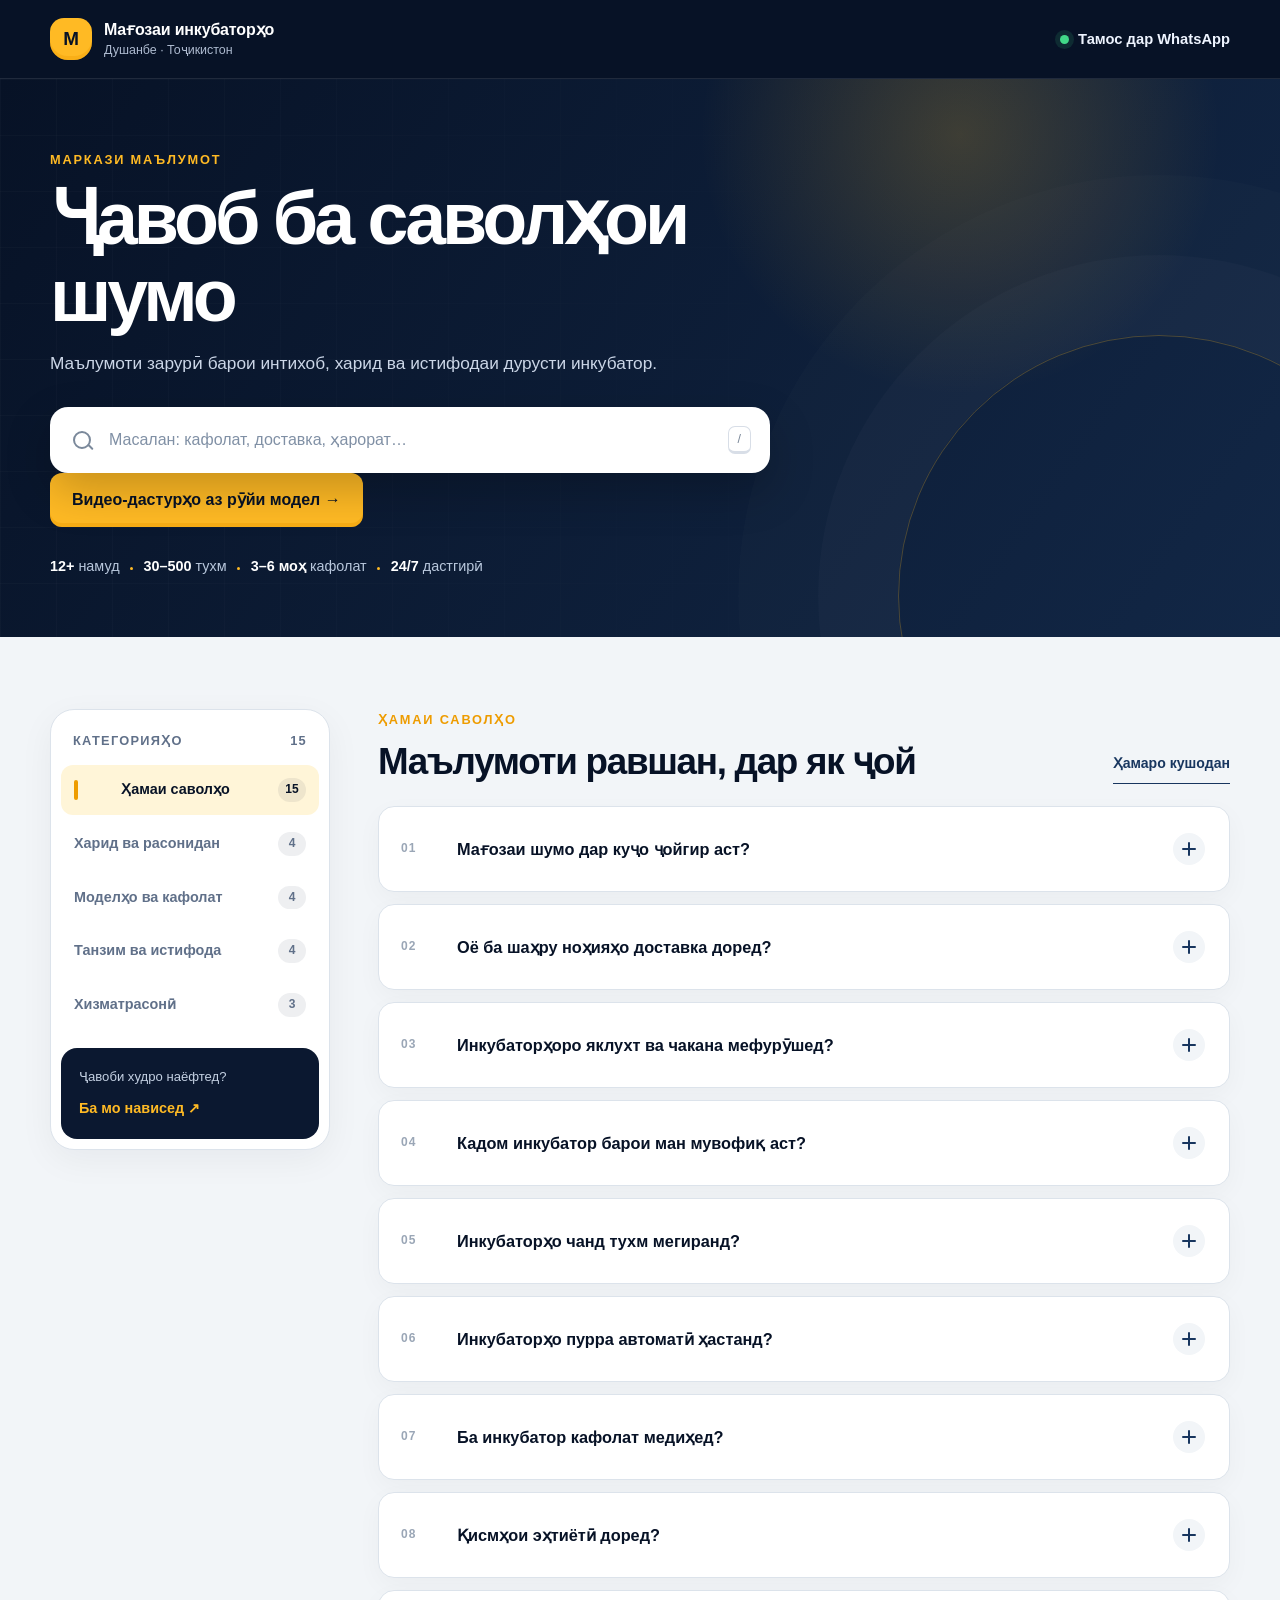
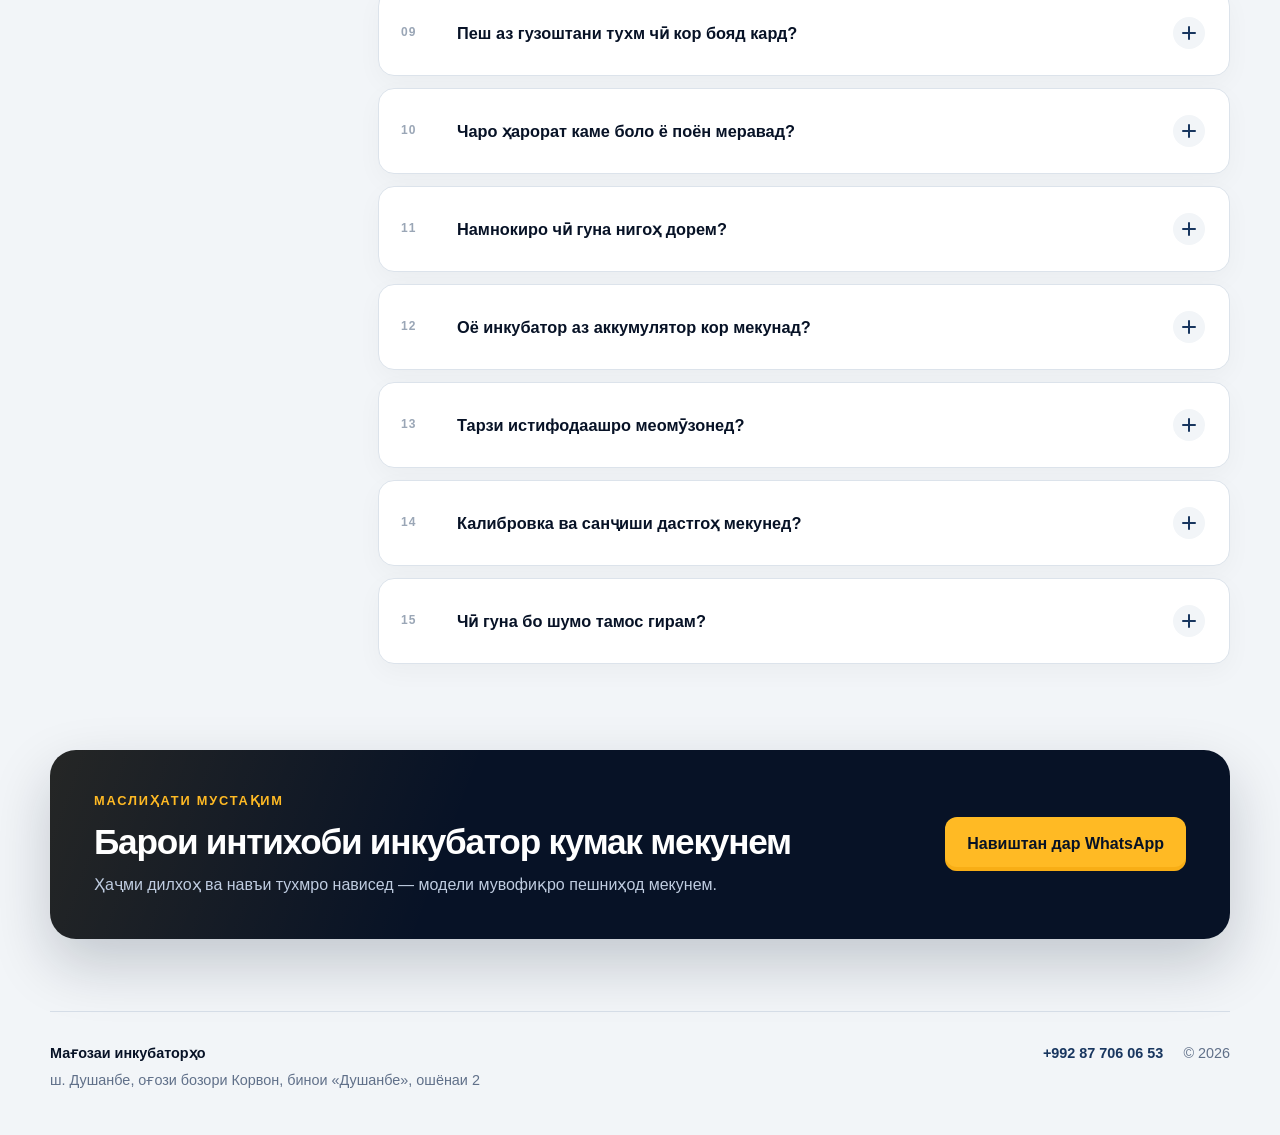
<file: index.html>
<!doctype html>
<html lang="tg">
  <head>
    <meta charset="UTF-8" />
    <meta name="viewport" content="width=device-width, initial-scale=1.0" />
    <meta name="theme-color" content="#0b1830" />
    <meta
      name="description"
      content="Ҷавоб ба саволҳои маъмул дар бораи интихоб, харид ва истифодаи инкубаторҳо дар Тоҷикистон."
    />
    <title>Саволу ҷавоб | Мағозаи инкубаторҳо</title>
    <link rel="icon" href="assets/favicon.svg" type="image/svg+xml" />
    <link rel="stylesheet" href="assets/styles.css?v=2" />
    <script src="data/faqs.js" defer></script>
    <script src="assets/app.js" defer></script>
  </head>
  <body>
    <a class="skip-link" href="#faq-list">Ба саволҳо гузаред</a>

    <header class="site-header">
      <div class="header-inner">
        <a class="brand" href="./" aria-label="Мағозаи инкубаторҳо — саҳифаи асосӣ">
          <span class="brand-mark" aria-hidden="true">M</span>
          <span class="brand-copy">
            <strong>Мағозаи инкубаторҳо</strong>
            <small>Душанбе · Тоҷикистон</small>
          </span>
        </a>
        <a class="header-contact" data-whatsapp-link href="#contact">
          <span class="contact-dot" aria-hidden="true"></span>
          Тамос дар WhatsApp
        </a>
      </div>
    </header>

    <main>
      <section class="hero" aria-labelledby="page-title">
        <div class="hero-grid" aria-hidden="true"></div>
        <div class="hero-inner">
          <p class="eyebrow">Маркази маълумот</p>
          <h1 id="page-title">Ҷавоб ба саволҳои шумо</h1>
          <p class="hero-text">
            Маълумоти зарурӣ барои интихоб, харид ва истифодаи дурусти инкубатор.
          </p>

          <form class="search-shell" id="search-form" role="search">
            <label class="sr-only" for="faq-search">Ҷустуҷӯ дар саволу ҷавоб</label>
            <span class="search-icon" aria-hidden="true"></span>
            <input
              id="faq-search"
              name="q"
              type="search"
              autocomplete="off"
              placeholder="Масалан: кафолат, доставка, ҳарорат…"
            />
            <kbd title="Барои ҷустуҷӯ тугмаи /-ро пахш кунед">/</kbd>
            <button class="clear-search" id="clear-search" type="button" hidden>
              Пок кардан
            </button>
          </form>

          <p><a class="primary-button" href="guide/">Видео-дастурҳо аз рӯйи модел →</a></p>

          <div class="trust-row" aria-label="Маълумоти кӯтоҳ">
            <span><strong>12+</strong> намуд</span>
            <span><strong>30–500</strong> тухм</span>
            <span><strong>3–6 моҳ</strong> кафолат</span>
            <span><strong>24/7</strong> дастгирӣ</span>
          </div>
        </div>
      </section>

      <section class="faq-section" aria-label="Саволҳои маъмул">
        <div class="faq-layout">
          <aside class="category-panel" aria-label="Категорияҳои саволҳо">
            <div class="category-heading">
              <span>Категорияҳо</span>
              <span id="total-count" aria-label="Шумораи умумии саволҳо"></span>
            </div>
            <nav class="category-list" id="category-list"></nav>
            <div class="mini-contact">
              <p>Ҷавоби худро наёфтед?</p>
              <a data-whatsapp-link href="#contact">Ба мо нависед <span aria-hidden="true">↗</span></a>
            </div>
          </aside>

          <div class="faq-content">
            <div class="content-toolbar">
              <div>
                <p class="section-kicker" id="active-category-label">Ҳамаи саволҳо</p>
                <h2>Маълумоти равшан, дар як ҷой</h2>
              </div>
              <button class="text-button" id="toggle-all" type="button">Ҳамаро кушодан</button>
            </div>

            <div class="active-search" id="active-search" hidden aria-live="polite"></div>
            <div class="faq-list" id="faq-list"></div>

            <div class="empty-state" id="empty-state" hidden>
              <div class="empty-symbol" aria-hidden="true">?</div>
              <h3>Ҷавобе ёфт нашуд</h3>
              <p>Ибораи кӯтоҳтарро нависед ё категорияи дигарро интихоб кунед.</p>
              <button class="secondary-button" id="reset-filters" type="button">Нишон додани ҳамаи саволҳо</button>
            </div>
          </div>
        </div>
      </section>

      <section class="contact-band" id="contact" aria-labelledby="contact-title">
        <div>
          <p class="eyebrow">Маслиҳати мустақим</p>
          <h2 id="contact-title">Барои интихоби инкубатор кумак мекунем</h2>
          <p>Ҳаҷми дилхоҳ ва навъи тухмро нависед — модели мувофиқро пешниҳод мекунем.</p>
        </div>
        <a class="primary-button" data-whatsapp-link href="#">Навиштан дар WhatsApp</a>
      </section>
    </main>

    <footer class="site-footer">
      <div>
        <strong>Мағозаи инкубаторҳо</strong>
        <p data-address></p>
      </div>
      <div class="footer-meta">
        <a data-phone-link href="#"></a>
        <span>© <span id="current-year"></span></span>
      </div>
    </footer>

    <noscript>
      <div class="noscript">Барои истифодаи ҷустуҷӯ JavaScript-ро фаъол намоед.</div>
    </noscript>
  </body>
</html>
</file>
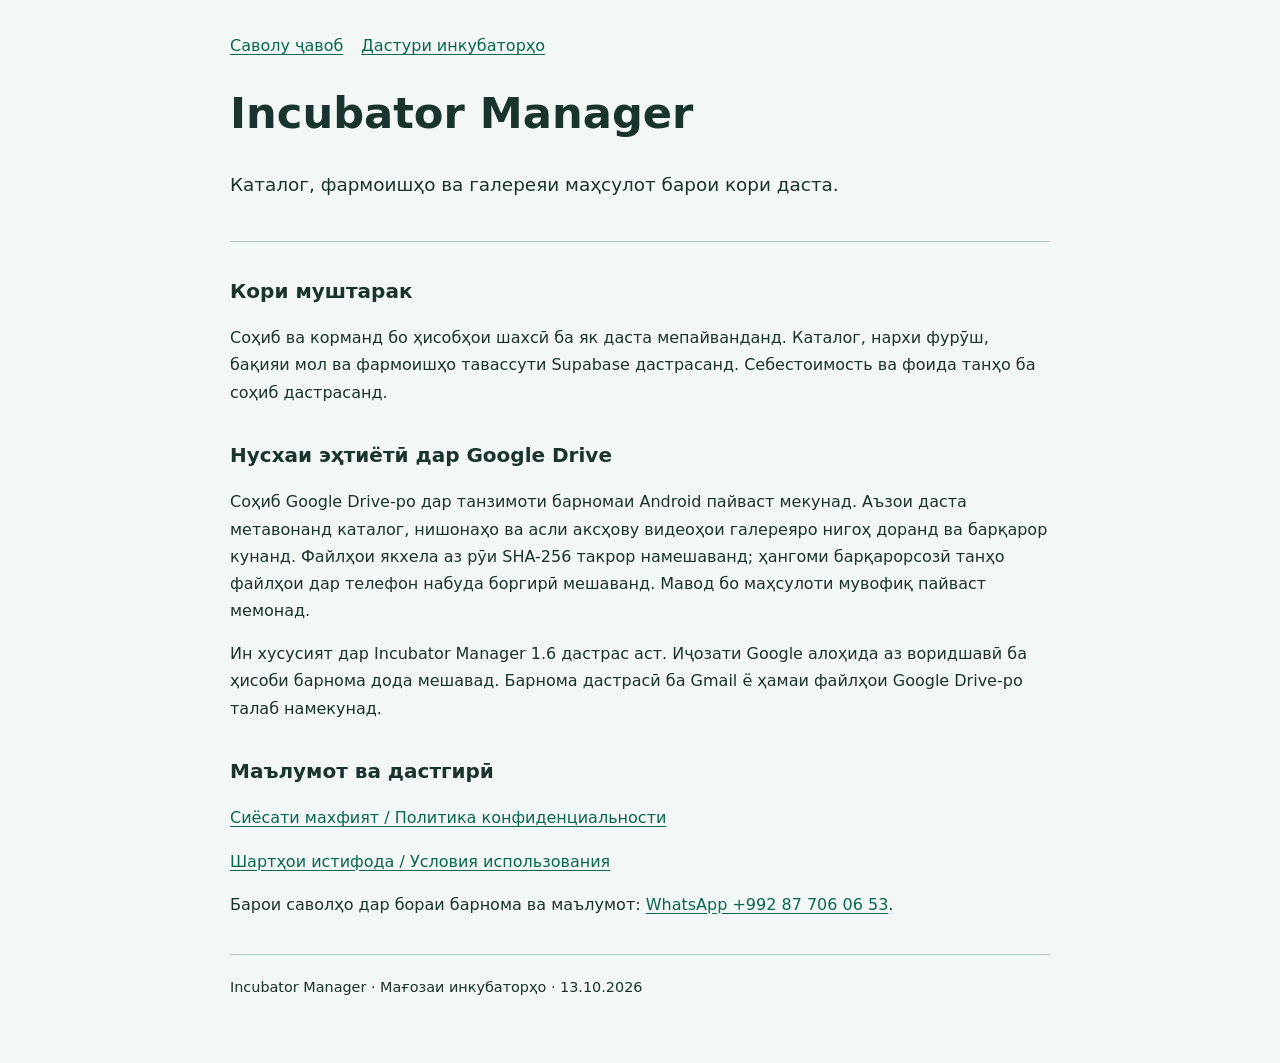
<file: app/index.html>
<!doctype html><html lang="tg"><head><meta charset="utf-8"><meta name="viewport" content="width=device-width,initial-scale=1"><title>Incubator Manager — барномаи даста</title><meta name="description" content="Incubator Manager: каталог, фармоишҳо ва нусхаи эҳтиётии галерея барои даста."><link rel="stylesheet" href="style.css"></head><body><header><nav><a href="../">Саволу ҷавоб</a><a href="../guide/">Дастури инкубаторҳо</a></nav><h1>Incubator Manager</h1><p class="lead">Каталог, фармоишҳо ва галереяи маҳсулот барои кори даста.</p></header><main><h2>Кори муштарак</h2><p>Соҳиб ва корманд бо ҳисобҳои шахсӣ ба як даста мепайванданд. Каталог, нархи фурӯш, бақияи мол ва фармоишҳо тавассути Supabase дастрасанд. Себестоимость ва фоида танҳо ба соҳиб дастрасанд.</p><h2>Нусхаи эҳтиётӣ дар Google Drive</h2><p>Соҳиб Google Drive-ро дар танзимоти барномаи Android пайваст мекунад. Аъзои даста метавонанд каталог, нишонаҳо ва асли аксҳову видеоҳои галереяро нигоҳ доранд ва барқарор кунанд. Файлҳои якхела аз рӯи SHA-256 такрор намешаванд; ҳангоми барқарорсозӣ танҳо файлҳои дар телефон набуда боргирӣ мешаванд. Мавод бо маҳсулоти мувофиқ пайваст мемонад.</p><p>Ин хусусият дар Incubator Manager 1.6 дастрас аст. Иҷозати Google алоҳида аз воридшавӣ ба ҳисоби барнома дода мешавад. Барнома дастрасӣ ба Gmail ё ҳамаи файлҳои Google Drive-ро талаб намекунад.</p><h2>Маълумот ва дастгирӣ</h2><p><a href="privacy/">Сиёсати махфият / Политика конфиденциальности</a></p><p><a href="terms/">Шартҳои истифода / Условия использования</a></p><p>Барои саволҳо дар бораи барнома ва маълумот: <a href="https://wa.me/992877060653">WhatsApp +992 87 706 06 53</a>.</p></main><footer>Incubator Manager · Мағозаи инкубаторҳо · 13.10.2026</footer></body></html>
</file>
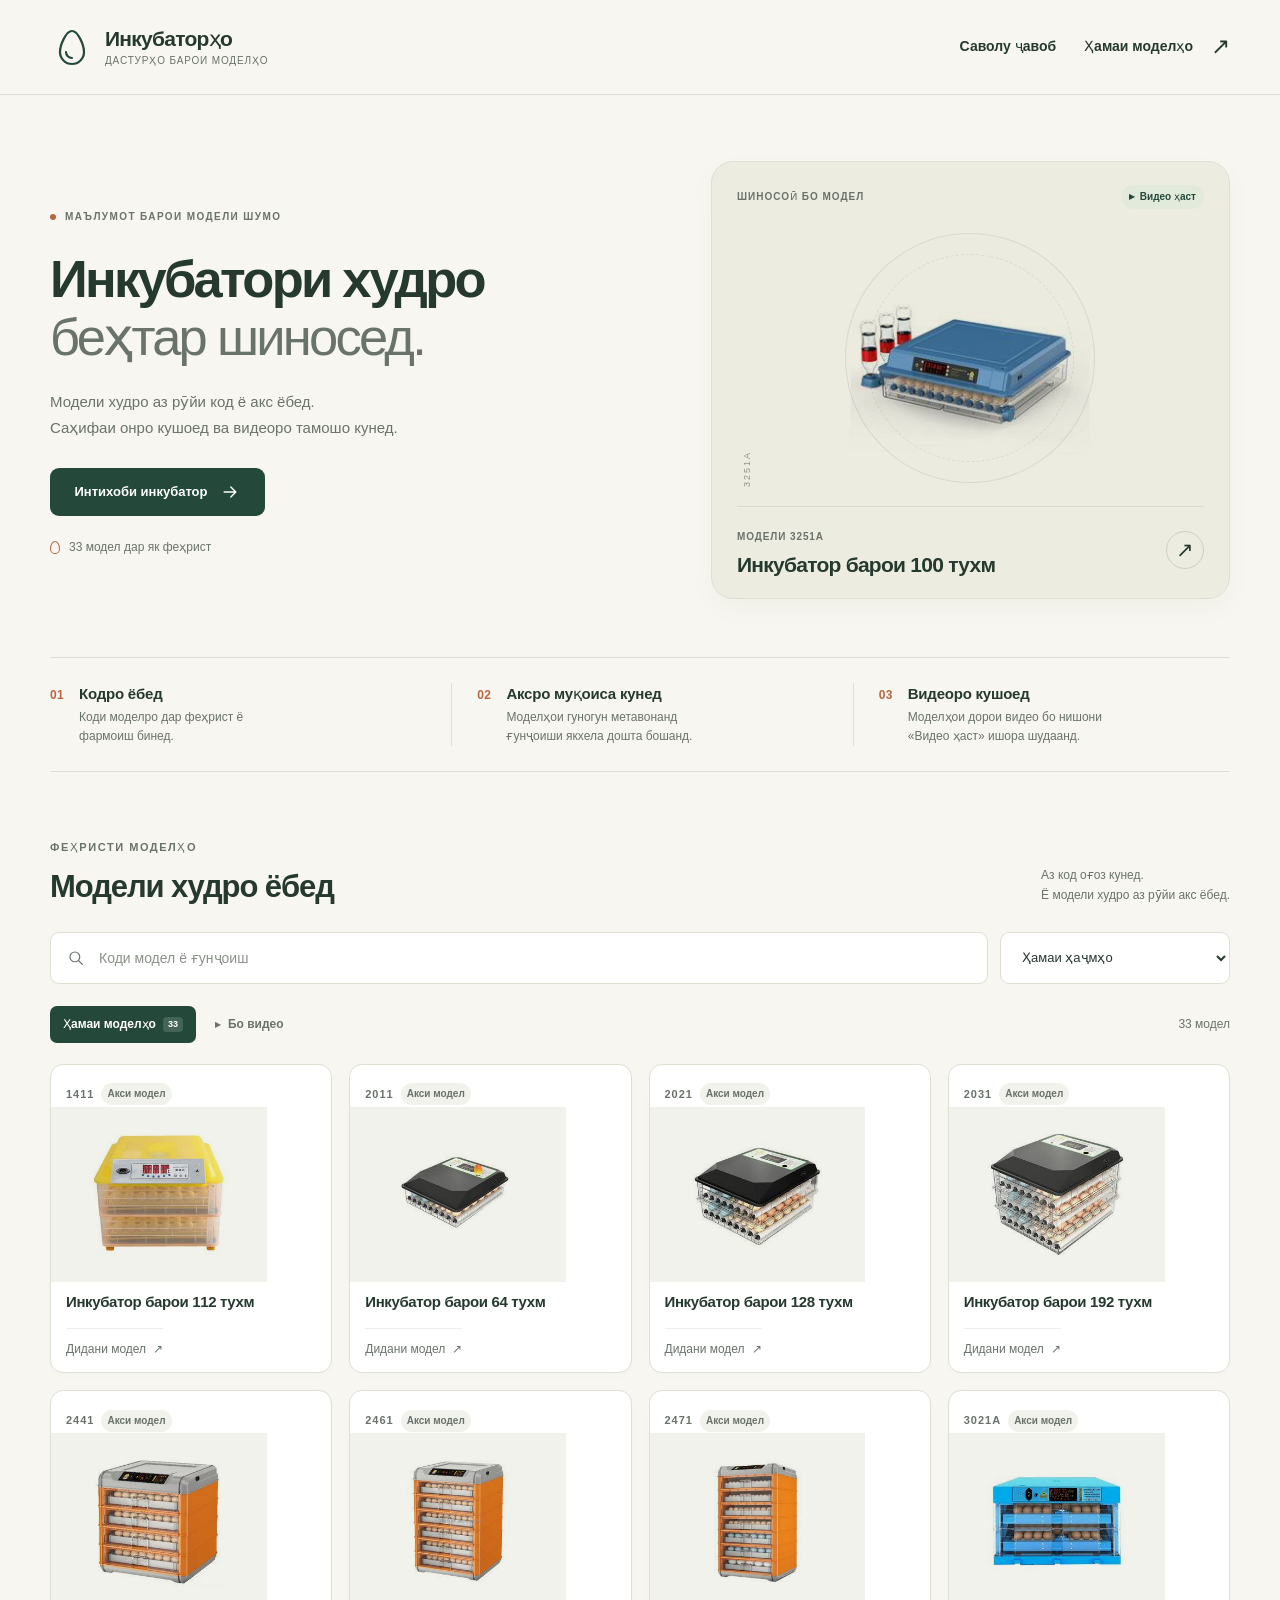
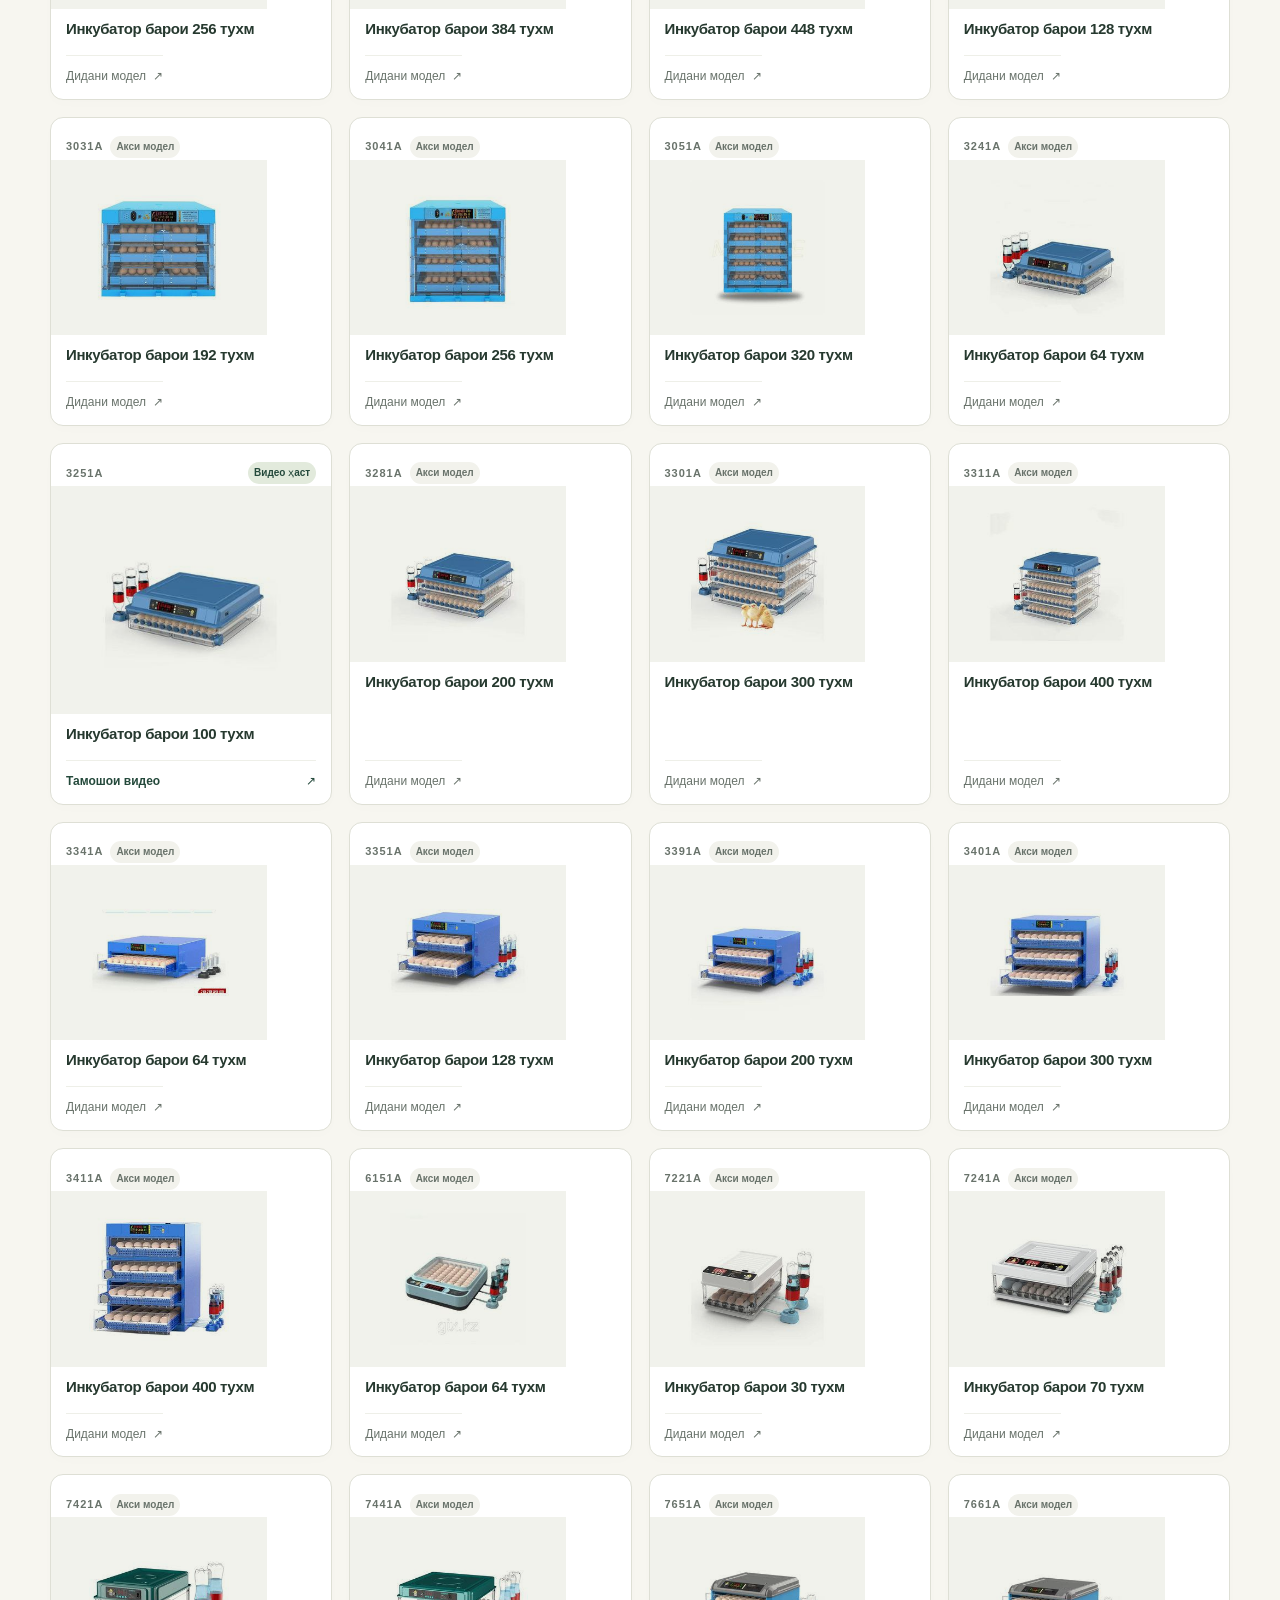
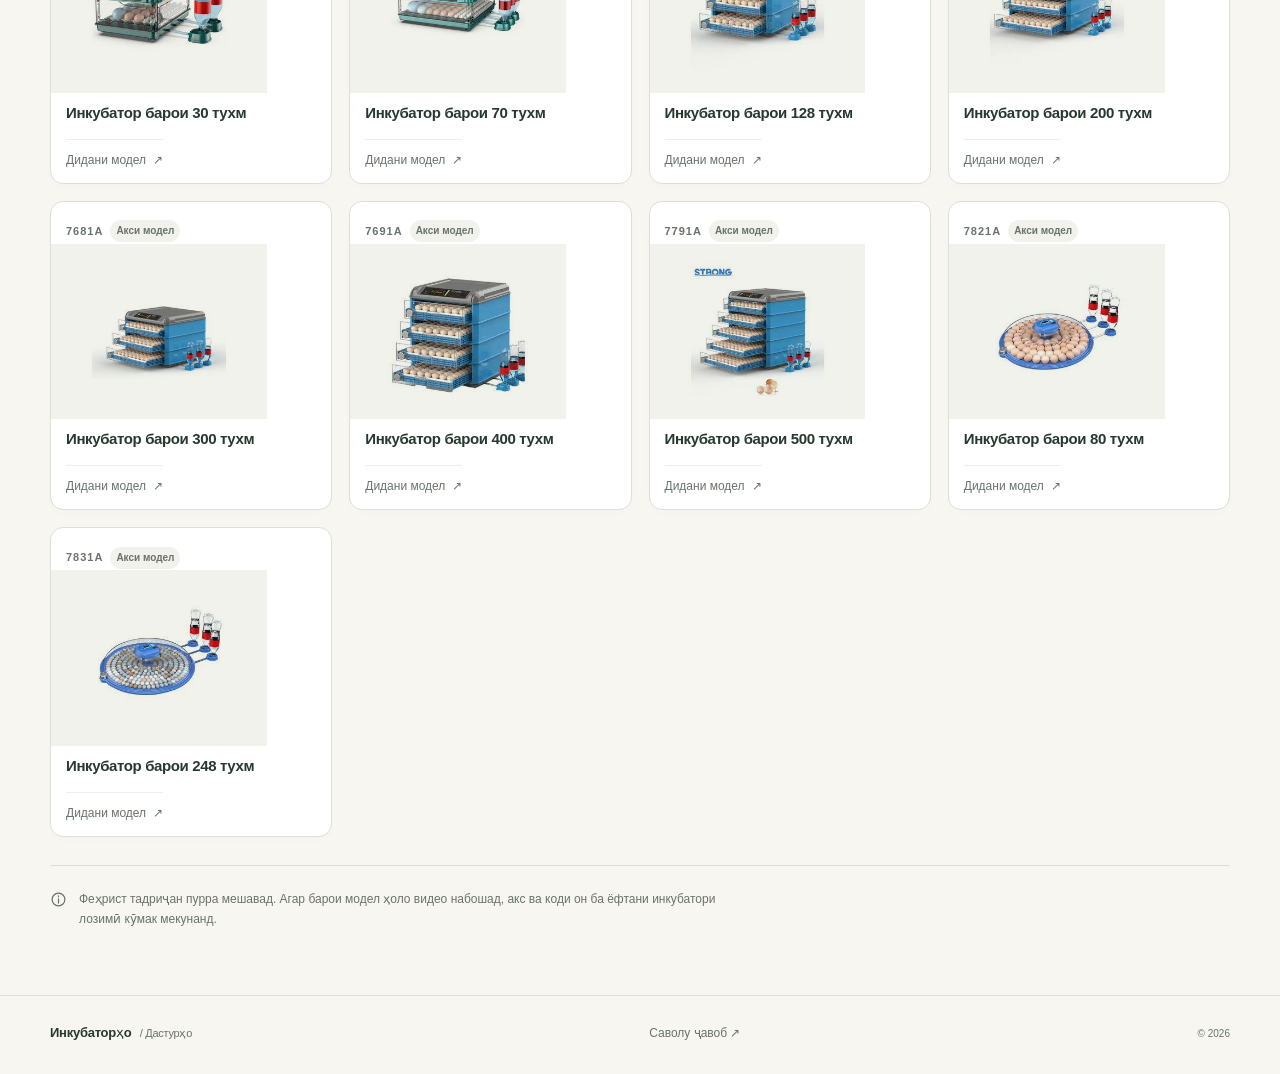
<file: guide/index.html>
<!doctype html>
<html lang="tg">
<head>
  <meta charset="utf-8">
  <meta name="viewport" content="width=device-width, initial-scale=1">
  <meta name="theme-color" content="#24493b">
  <meta name="description" content="Инкубатори худро аз рӯйи код ё акс ёбед. Феҳристи моделҳо ва видеоҳо барои шиносоӣ бо инкубатори шумо.">
  <title>Инкубаторҳо — дастурҳо барои моделҳо</title>
  <link rel="stylesheet" href="assets/site.css">
  <script src="assets/app.js" defer></script>
</head>
<body>
  <a class="skip-link" href="#main">Гузаштан ба матн</a>
  <header class="site-header">
    <div class="container header-inner">
      <a class="brand" href="./" aria-label="Инкубаторҳо. Саҳифаи асосӣ">
        <span class="brand-mark" aria-hidden="true"><svg viewBox="0 0 32 38" fill="none"><path d="M16 3C10 3 4 17 4 24a12 12 0 0 0 24 0C28 17 22 3 16 3Z" stroke="currentColor" stroke-width="2.2"/><path d="M10 24c0 3.3 2.7 6 6 6" stroke="currentColor" stroke-width="2.2" stroke-linecap="round"/></svg></span>
        <span class="brand-copy"><strong>Инкубаторҳо</strong><span>Дастурҳо барои моделҳо</span></span>
      </a>
      <nav class="header-nav" aria-label="Пайвандҳои асосӣ"><a href="../">Саволу ҷавоб</a><a href="#catalog">Ҳамаи моделҳо <span aria-hidden="true">↗</span></a></nav>
    </div>
  </header>
  <main id="main">
    <section class="hero container" aria-labelledby="hero-title">
      <div class="hero-copy">
        <span class="eyebrow"><span class="eyebrow-dot" aria-hidden="true"></span> Маълумот барои модели шумо</span>
        <h1 id="hero-title">Инкубатори худро<br><em>беҳтар шиносед.</em></h1>
        <p class="hero-description">Модели худро аз рӯйи код ё акс ёбед.<br class="desktop-break"> Саҳифаи онро кушоед ва видеоро тамошо кунед.</p>
        <a class="button button--primary" href="#catalog">Интихоби инкубатор <svg class="icon" viewBox="0 0 24 24" aria-hidden="true"><path d="M5 12h14m-6-6 6 6-6 6"/></svg></a>
        <div class="hero-footnote"><span class="tiny-egg" aria-hidden="true"></span><span>33 модел дар як феҳрист</span></div>
      </div>
      <a class="featured-card" href="models/3251a/" aria-label="Тамошои видеои модели 3251A барои 100 тухм">
        <div class="featured-card__top"><span class="eyebrow">Шиносоӣ бо модел</span><span class="model-badge is-video"><span aria-hidden="true">▶</span> Видео ҳаст</span></div>
        <div class="featured-card__visual"><span class="featured-orbit" aria-hidden="true"></span><img src="assets/images/3251A.jpg" alt="Инкубатори 3251A барои 100 тухм" width="256" height="256" fetchpriority="high"><span class="featured-code" aria-hidden="true">3251A</span></div>
        <div class="featured-card__bottom"><div><span class="model-code">Модели 3251A</span><h2>Инкубатор барои 100 тухм</h2></div><span class="round-arrow" aria-hidden="true">↗</span></div>
      </a>
    </section>

    <section class="how-to container" aria-label="Чӣ тавр модели худро ёбем">
      <div class="how-to__item"><span class="step-number">01</span><div><h2>Кодро ёбед</h2><p>Коди моделро дар феҳрист ё фармоиш бинед.</p></div></div>
      <div class="how-to__item"><span class="step-number">02</span><div><h2>Аксро муқоиса кунед</h2><p>Моделҳои гуногун метавонанд ғунҷоиши якхела дошта бошанд.</p></div></div>
      <div class="how-to__item"><span class="step-number">03</span><div><h2>Видеоро кушоед</h2><p>Моделҳои дорои видео бо нишони «Видео ҳаст» ишора шудаанд.</p></div></div>
    </section>

    <section class="catalog-section container" id="catalog" aria-labelledby="catalog-title">
      <div class="section-heading"><div><span class="eyebrow">Феҳристи моделҳо</span><h2 id="catalog-title">Модели худро ёбед</h2></div><p>Аз код оғоз кунед.<br>Ё модели худро аз рӯйи акс ёбед.</p></div>
      <form class="catalog-toolbar" role="search">
        <div class="search-field"><label class="sr-only" for="model-search">Коди модел ё ғунҷоиш</label><svg class="search-icon" viewBox="0 0 24 24" aria-hidden="true"><circle cx="10.5" cy="10.5" r="6.5"/><path d="m16 16 4.5 4.5"/></svg><input id="model-search" name="q" type="search" placeholder="Коди модел ё ғунҷоиш" autocomplete="off" enterkeyhint="search"><button id="clear-search" class="clear-search" type="button" aria-label="Тоза кардани ҷустуҷӯ" hidden>×</button></div>
        <div class="capacity-field"><label class="sr-only" for="capacity-filter">Ғунҷоиши инкубатор</label><select id="capacity-filter" name="capacity"><option value="all">Ҳамаи ҳаҷмҳо</option>
<option value="30">30 тухм</option>
<option value="64">64 тухм</option>
<option value="70">70 тухм</option>
<option value="80">80 тухм</option>
<option value="100">100 тухм</option>
<option value="112">112 тухм</option>
<option value="128">128 тухм</option>
<option value="192">192 тухм</option>
<option value="200">200 тухм</option>
<option value="248">248 тухм</option>
<option value="256">256 тухм</option>
<option value="300">300 тухм</option>
<option value="320">320 тухм</option>
<option value="384">384 тухм</option>
<option value="400">400 тухм</option>
<option value="448">448 тухм</option>
<option value="500">500 тухм</option></select></div>
      </form>
      <div class="catalog-meta"><div class="filter-tabs" aria-label="Мавҷудияти видео"><button type="button" class="filter-tab is-active" data-filter="all" aria-pressed="true">Ҳамаи моделҳо <span>33</span></button><button type="button" class="filter-tab" data-filter="video" aria-pressed="false"><span class="play-tiny" aria-hidden="true">▶</span> Бо видео</button></div><p id="results-count" class="results-count" aria-live="polite">33 модел</p></div>
      <div id="model-grid" class="model-grid"><button type="button" class="model-card" data-code="1411" aria-label="Инкубатор барои 112 тухм, коди 1411">
      <div class="model-card__top"><span class="model-code">1411</span><span class="model-badge">Акси модел</span></div>
      <div class="model-card__image"><img src="assets/images/1411.jpg" alt="" width="256" height="256" loading="lazy" decoding="async"></div>
      <h3 class="model-card__name">Инкубатор барои 112 тухм</h3><span class="model-card__action">Дидани модел <span aria-hidden="true">↗</span></span>
    </button>
<button type="button" class="model-card" data-code="2011" aria-label="Инкубатор барои 64 тухм, коди 2011">
      <div class="model-card__top"><span class="model-code">2011</span><span class="model-badge">Акси модел</span></div>
      <div class="model-card__image"><img src="assets/images/2011.jpg" alt="" width="256" height="256" loading="lazy" decoding="async"></div>
      <h3 class="model-card__name">Инкубатор барои 64 тухм</h3><span class="model-card__action">Дидани модел <span aria-hidden="true">↗</span></span>
    </button>
<button type="button" class="model-card" data-code="2021" aria-label="Инкубатор барои 128 тухм, коди 2021">
      <div class="model-card__top"><span class="model-code">2021</span><span class="model-badge">Акси модел</span></div>
      <div class="model-card__image"><img src="assets/images/2021.jpg" alt="" width="256" height="256" loading="lazy" decoding="async"></div>
      <h3 class="model-card__name">Инкубатор барои 128 тухм</h3><span class="model-card__action">Дидани модел <span aria-hidden="true">↗</span></span>
    </button>
<button type="button" class="model-card" data-code="2031" aria-label="Инкубатор барои 192 тухм, коди 2031">
      <div class="model-card__top"><span class="model-code">2031</span><span class="model-badge">Акси модел</span></div>
      <div class="model-card__image"><img src="assets/images/2031.jpg" alt="" width="256" height="256" loading="lazy" decoding="async"></div>
      <h3 class="model-card__name">Инкубатор барои 192 тухм</h3><span class="model-card__action">Дидани модел <span aria-hidden="true">↗</span></span>
    </button>
<button type="button" class="model-card" data-code="2441" aria-label="Инкубатор барои 256 тухм, коди 2441">
      <div class="model-card__top"><span class="model-code">2441</span><span class="model-badge">Акси модел</span></div>
      <div class="model-card__image"><img src="assets/images/2441.jpg" alt="" width="256" height="256" loading="lazy" decoding="async"></div>
      <h3 class="model-card__name">Инкубатор барои 256 тухм</h3><span class="model-card__action">Дидани модел <span aria-hidden="true">↗</span></span>
    </button>
<button type="button" class="model-card" data-code="2461" aria-label="Инкубатор барои 384 тухм, коди 2461">
      <div class="model-card__top"><span class="model-code">2461</span><span class="model-badge">Акси модел</span></div>
      <div class="model-card__image"><img src="assets/images/2461.jpg" alt="" width="256" height="256" loading="lazy" decoding="async"></div>
      <h3 class="model-card__name">Инкубатор барои 384 тухм</h3><span class="model-card__action">Дидани модел <span aria-hidden="true">↗</span></span>
    </button>
<button type="button" class="model-card" data-code="2471" aria-label="Инкубатор барои 448 тухм, коди 2471">
      <div class="model-card__top"><span class="model-code">2471</span><span class="model-badge">Акси модел</span></div>
      <div class="model-card__image"><img src="assets/images/2471.jpg" alt="" width="256" height="256" loading="lazy" decoding="async"></div>
      <h3 class="model-card__name">Инкубатор барои 448 тухм</h3><span class="model-card__action">Дидани модел <span aria-hidden="true">↗</span></span>
    </button>
<button type="button" class="model-card" data-code="3021A" aria-label="Инкубатор барои 128 тухм, коди 3021A">
      <div class="model-card__top"><span class="model-code">3021A</span><span class="model-badge">Акси модел</span></div>
      <div class="model-card__image"><img src="assets/images/3021A.jpg" alt="" width="256" height="256" loading="lazy" decoding="async"></div>
      <h3 class="model-card__name">Инкубатор барои 128 тухм</h3><span class="model-card__action">Дидани модел <span aria-hidden="true">↗</span></span>
    </button>
<button type="button" class="model-card" data-code="3031A" aria-label="Инкубатор барои 192 тухм, коди 3031A">
      <div class="model-card__top"><span class="model-code">3031A</span><span class="model-badge">Акси модел</span></div>
      <div class="model-card__image"><img src="assets/images/3031A.jpg" alt="" width="256" height="256" loading="lazy" decoding="async"></div>
      <h3 class="model-card__name">Инкубатор барои 192 тухм</h3><span class="model-card__action">Дидани модел <span aria-hidden="true">↗</span></span>
    </button>
<button type="button" class="model-card" data-code="3041A" aria-label="Инкубатор барои 256 тухм, коди 3041A">
      <div class="model-card__top"><span class="model-code">3041A</span><span class="model-badge">Акси модел</span></div>
      <div class="model-card__image"><img src="assets/images/3041A.jpg" alt="" width="256" height="256" loading="lazy" decoding="async"></div>
      <h3 class="model-card__name">Инкубатор барои 256 тухм</h3><span class="model-card__action">Дидани модел <span aria-hidden="true">↗</span></span>
    </button>
<button type="button" class="model-card" data-code="3051A" aria-label="Инкубатор барои 320 тухм, коди 3051A">
      <div class="model-card__top"><span class="model-code">3051A</span><span class="model-badge">Акси модел</span></div>
      <div class="model-card__image"><img src="assets/images/3051A.jpg" alt="" width="256" height="256" loading="lazy" decoding="async"></div>
      <h3 class="model-card__name">Инкубатор барои 320 тухм</h3><span class="model-card__action">Дидани модел <span aria-hidden="true">↗</span></span>
    </button>
<button type="button" class="model-card" data-code="3241A" aria-label="Инкубатор барои 64 тухм, коди 3241A">
      <div class="model-card__top"><span class="model-code">3241A</span><span class="model-badge">Акси модел</span></div>
      <div class="model-card__image"><img src="assets/images/3241A.jpg" alt="" width="256" height="256" loading="lazy" decoding="async"></div>
      <h3 class="model-card__name">Инкубатор барои 64 тухм</h3><span class="model-card__action">Дидани модел <span aria-hidden="true">↗</span></span>
    </button>
<a href="models/3251a/" class="model-card" data-code="3251A" aria-label="Инкубатор барои 100 тухм, коди 3251A">
      <div class="model-card__top"><span class="model-code">3251A</span><span class="model-badge is-video">Видео ҳаст</span></div>
      <div class="model-card__image"><img src="assets/images/3251A.jpg" alt="" width="256" height="256" loading="lazy" decoding="async"></div>
      <h3 class="model-card__name">Инкубатор барои 100 тухм</h3><span class="model-card__action">Тамошои видео <span aria-hidden="true">↗</span></span>
    </a>
<button type="button" class="model-card" data-code="3281A" aria-label="Инкубатор барои 200 тухм, коди 3281A">
      <div class="model-card__top"><span class="model-code">3281A</span><span class="model-badge">Акси модел</span></div>
      <div class="model-card__image"><img src="assets/images/3281A.jpg" alt="" width="256" height="256" loading="lazy" decoding="async"></div>
      <h3 class="model-card__name">Инкубатор барои 200 тухм</h3><span class="model-card__action">Дидани модел <span aria-hidden="true">↗</span></span>
    </button>
<button type="button" class="model-card" data-code="3301A" aria-label="Инкубатор барои 300 тухм, коди 3301A">
      <div class="model-card__top"><span class="model-code">3301A</span><span class="model-badge">Акси модел</span></div>
      <div class="model-card__image"><img src="assets/images/3301A.jpg" alt="" width="256" height="256" loading="lazy" decoding="async"></div>
      <h3 class="model-card__name">Инкубатор барои 300 тухм</h3><span class="model-card__action">Дидани модел <span aria-hidden="true">↗</span></span>
    </button>
<button type="button" class="model-card" data-code="3311A" aria-label="Инкубатор барои 400 тухм, коди 3311A">
      <div class="model-card__top"><span class="model-code">3311A</span><span class="model-badge">Акси модел</span></div>
      <div class="model-card__image"><img src="assets/images/3311A.jpg" alt="" width="256" height="256" loading="lazy" decoding="async"></div>
      <h3 class="model-card__name">Инкубатор барои 400 тухм</h3><span class="model-card__action">Дидани модел <span aria-hidden="true">↗</span></span>
    </button>
<button type="button" class="model-card" data-code="3341A" aria-label="Инкубатор барои 64 тухм, коди 3341A">
      <div class="model-card__top"><span class="model-code">3341A</span><span class="model-badge">Акси модел</span></div>
      <div class="model-card__image"><img src="assets/images/3341A.jpg" alt="" width="256" height="256" loading="lazy" decoding="async"></div>
      <h3 class="model-card__name">Инкубатор барои 64 тухм</h3><span class="model-card__action">Дидани модел <span aria-hidden="true">↗</span></span>
    </button>
<button type="button" class="model-card" data-code="3351A" aria-label="Инкубатор барои 128 тухм, коди 3351A">
      <div class="model-card__top"><span class="model-code">3351A</span><span class="model-badge">Акси модел</span></div>
      <div class="model-card__image"><img src="assets/images/3351A.jpg" alt="" width="256" height="256" loading="lazy" decoding="async"></div>
      <h3 class="model-card__name">Инкубатор барои 128 тухм</h3><span class="model-card__action">Дидани модел <span aria-hidden="true">↗</span></span>
    </button>
<button type="button" class="model-card" data-code="3391A" aria-label="Инкубатор барои 200 тухм, коди 3391A">
      <div class="model-card__top"><span class="model-code">3391A</span><span class="model-badge">Акси модел</span></div>
      <div class="model-card__image"><img src="assets/images/3391A.jpg" alt="" width="256" height="256" loading="lazy" decoding="async"></div>
      <h3 class="model-card__name">Инкубатор барои 200 тухм</h3><span class="model-card__action">Дидани модел <span aria-hidden="true">↗</span></span>
    </button>
<button type="button" class="model-card" data-code="3401A" aria-label="Инкубатор барои 300 тухм, коди 3401A">
      <div class="model-card__top"><span class="model-code">3401A</span><span class="model-badge">Акси модел</span></div>
      <div class="model-card__image"><img src="assets/images/3401A.jpg" alt="" width="256" height="256" loading="lazy" decoding="async"></div>
      <h3 class="model-card__name">Инкубатор барои 300 тухм</h3><span class="model-card__action">Дидани модел <span aria-hidden="true">↗</span></span>
    </button>
<button type="button" class="model-card" data-code="3411A" aria-label="Инкубатор барои 400 тухм, коди 3411A">
      <div class="model-card__top"><span class="model-code">3411A</span><span class="model-badge">Акси модел</span></div>
      <div class="model-card__image"><img src="assets/images/3411A.jpg" alt="" width="256" height="256" loading="lazy" decoding="async"></div>
      <h3 class="model-card__name">Инкубатор барои 400 тухм</h3><span class="model-card__action">Дидани модел <span aria-hidden="true">↗</span></span>
    </button>
<button type="button" class="model-card" data-code="6151A" aria-label="Инкубатор барои 64 тухм, коди 6151A">
      <div class="model-card__top"><span class="model-code">6151A</span><span class="model-badge">Акси модел</span></div>
      <div class="model-card__image"><img src="assets/images/6151A.jpg" alt="" width="256" height="256" loading="lazy" decoding="async"></div>
      <h3 class="model-card__name">Инкубатор барои 64 тухм</h3><span class="model-card__action">Дидани модел <span aria-hidden="true">↗</span></span>
    </button>
<button type="button" class="model-card" data-code="7221A" aria-label="Инкубатор барои 30 тухм, коди 7221A">
      <div class="model-card__top"><span class="model-code">7221A</span><span class="model-badge">Акси модел</span></div>
      <div class="model-card__image"><img src="assets/images/7221A.jpg" alt="" width="256" height="256" loading="lazy" decoding="async"></div>
      <h3 class="model-card__name">Инкубатор барои 30 тухм</h3><span class="model-card__action">Дидани модел <span aria-hidden="true">↗</span></span>
    </button>
<button type="button" class="model-card" data-code="7241A" aria-label="Инкубатор барои 70 тухм, коди 7241A">
      <div class="model-card__top"><span class="model-code">7241A</span><span class="model-badge">Акси модел</span></div>
      <div class="model-card__image"><img src="assets/images/7241A.jpg" alt="" width="256" height="256" loading="lazy" decoding="async"></div>
      <h3 class="model-card__name">Инкубатор барои 70 тухм</h3><span class="model-card__action">Дидани модел <span aria-hidden="true">↗</span></span>
    </button>
<button type="button" class="model-card" data-code="7421A" aria-label="Инкубатор барои 30 тухм, коди 7421A">
      <div class="model-card__top"><span class="model-code">7421A</span><span class="model-badge">Акси модел</span></div>
      <div class="model-card__image"><img src="assets/images/7421A.jpg" alt="" width="256" height="256" loading="lazy" decoding="async"></div>
      <h3 class="model-card__name">Инкубатор барои 30 тухм</h3><span class="model-card__action">Дидани модел <span aria-hidden="true">↗</span></span>
    </button>
<button type="button" class="model-card" data-code="7441A" aria-label="Инкубатор барои 70 тухм, коди 7441A">
      <div class="model-card__top"><span class="model-code">7441A</span><span class="model-badge">Акси модел</span></div>
      <div class="model-card__image"><img src="assets/images/7441A.jpg" alt="" width="256" height="256" loading="lazy" decoding="async"></div>
      <h3 class="model-card__name">Инкубатор барои 70 тухм</h3><span class="model-card__action">Дидани модел <span aria-hidden="true">↗</span></span>
    </button>
<button type="button" class="model-card" data-code="7651A" aria-label="Инкубатор барои 128 тухм, коди 7651A">
      <div class="model-card__top"><span class="model-code">7651A</span><span class="model-badge">Акси модел</span></div>
      <div class="model-card__image"><img src="assets/images/7651A.jpg" alt="" width="256" height="256" loading="lazy" decoding="async"></div>
      <h3 class="model-card__name">Инкубатор барои 128 тухм</h3><span class="model-card__action">Дидани модел <span aria-hidden="true">↗</span></span>
    </button>
<button type="button" class="model-card" data-code="7661A" aria-label="Инкубатор барои 200 тухм, коди 7661A">
      <div class="model-card__top"><span class="model-code">7661A</span><span class="model-badge">Акси модел</span></div>
      <div class="model-card__image"><img src="assets/images/7661A.jpg" alt="" width="256" height="256" loading="lazy" decoding="async"></div>
      <h3 class="model-card__name">Инкубатор барои 200 тухм</h3><span class="model-card__action">Дидани модел <span aria-hidden="true">↗</span></span>
    </button>
<button type="button" class="model-card" data-code="7681A" aria-label="Инкубатор барои 300 тухм, коди 7681A">
      <div class="model-card__top"><span class="model-code">7681A</span><span class="model-badge">Акси модел</span></div>
      <div class="model-card__image"><img src="assets/images/7681A.jpg" alt="" width="256" height="256" loading="lazy" decoding="async"></div>
      <h3 class="model-card__name">Инкубатор барои 300 тухм</h3><span class="model-card__action">Дидани модел <span aria-hidden="true">↗</span></span>
    </button>
<button type="button" class="model-card" data-code="7691A" aria-label="Инкубатор барои 400 тухм, коди 7691A">
      <div class="model-card__top"><span class="model-code">7691A</span><span class="model-badge">Акси модел</span></div>
      <div class="model-card__image"><img src="assets/images/7691A.jpg" alt="" width="256" height="256" loading="lazy" decoding="async"></div>
      <h3 class="model-card__name">Инкубатор барои 400 тухм</h3><span class="model-card__action">Дидани модел <span aria-hidden="true">↗</span></span>
    </button>
<button type="button" class="model-card" data-code="7791A" aria-label="Инкубатор барои 500 тухм, коди 7791A">
      <div class="model-card__top"><span class="model-code">7791A</span><span class="model-badge">Акси модел</span></div>
      <div class="model-card__image"><img src="assets/images/7791A.jpg" alt="" width="256" height="256" loading="lazy" decoding="async"></div>
      <h3 class="model-card__name">Инкубатор барои 500 тухм</h3><span class="model-card__action">Дидани модел <span aria-hidden="true">↗</span></span>
    </button>
<button type="button" class="model-card" data-code="7821A" aria-label="Инкубатор барои 80 тухм, коди 7821A">
      <div class="model-card__top"><span class="model-code">7821A</span><span class="model-badge">Акси модел</span></div>
      <div class="model-card__image"><img src="assets/images/7821A.jpg" alt="" width="256" height="256" loading="lazy" decoding="async"></div>
      <h3 class="model-card__name">Инкубатор барои 80 тухм</h3><span class="model-card__action">Дидани модел <span aria-hidden="true">↗</span></span>
    </button>
<button type="button" class="model-card" data-code="7831A" aria-label="Инкубатор барои 248 тухм, коди 7831A">
      <div class="model-card__top"><span class="model-code">7831A</span><span class="model-badge">Акси модел</span></div>
      <div class="model-card__image"><img src="assets/images/7831A.jpg" alt="" width="256" height="256" loading="lazy" decoding="async"></div>
      <h3 class="model-card__name">Инкубатор барои 248 тухм</h3><span class="model-card__action">Дидани модел <span aria-hidden="true">↗</span></span>
    </button></div>
      <div id="empty-state" class="empty-state" hidden><span class="empty-state__mark" aria-hidden="true">⌕</span><h3>Модел ёфт нашуд</h3><p>Коди дигарро ворид кунед ё филтрҳоро тоза кунед.</p><button type="button" id="reset-filters" class="button button--secondary">Тоза кардани филтрҳо</button></div>
      <noscript><p class="notice">Барои ҷустуҷӯ JavaScript лозим аст. Ҳамаи моделҳо дар феҳристи боло ҳастанд; саҳифаи 3251A тавассути пайванд кушода мешавад.</p></noscript>
      <div class="catalog-note"><svg class="icon" viewBox="0 0 24 24" aria-hidden="true"><circle cx="12" cy="12" r="9"/><path d="M12 11v6m0-10v1"/></svg><p>Феҳрист тадриҷан пурра мешавад. Агар барои модел ҳоло видео набошад, акс ва коди он ба ёфтани инкубатори лозимӣ кӯмак мекунанд.</p></div>
    </section>
  </main>
  <footer class="site-footer"><div class="container footer-inner"><a href="./" class="footer-brand">Инкубаторҳо <span>/ Дастурҳо</span></a><a class="footer-faq" href="../">Саволу ҷавоб ↗</a><span class="footer-year">© 2026</span></div></footer>
  <dialog id="model-dialog" class="model-dialog" aria-labelledby="dialog-title" aria-describedby="dialog-name">
    <button id="dialog-close" type="button" class="dialog-close" aria-label="Пӯшидани равзанаи модел">×</button><div class="dialog-image-wrap"><img id="dialog-image" src="assets/images/3251A.jpg" alt="" width="256" height="256"></div><div class="dialog-copy"><span id="dialog-code" class="model-code"></span><h2 id="dialog-title">Модели инкубатор</h2><p id="dialog-name"></p><div id="dialog-video" class="dialog-availability"></div><button id="dialog-share" type="button" class="button button--secondary"><svg class="icon" viewBox="0 0 24 24" aria-hidden="true"><path d="M9 15 15 9m-8 4-2 2a4 4 0 0 0 6 6l3-3m-4-12 3-3a4 4 0 0 1 6 6l-2 2"/></svg>Нусхабардории пайванд</button><p id="dialog-share-status" class="share-status" aria-live="polite"></p></div>
  </dialog>
  <script id="model-data" type="application/json">[{"code": "1411", "name": "Инкубатор барои 112 тухм", "image": "assets/images/1411.jpg", "capacity": 112, "hasVideo": false}, {"code": "2011", "name": "Инкубатор барои 64 тухм", "image": "assets/images/2011.jpg", "capacity": 64, "hasVideo": false}, {"code": "2021", "name": "Инкубатор барои 128 тухм", "image": "assets/images/2021.jpg", "capacity": 128, "hasVideo": false}, {"code": "2031", "name": "Инкубатор барои 192 тухм", "image": "assets/images/2031.jpg", "capacity": 192, "hasVideo": false}, {"code": "2441", "name": "Инкубатор барои 256 тухм", "image": "assets/images/2441.jpg", "capacity": 256, "hasVideo": false}, {"code": "2461", "name": "Инкубатор барои 384 тухм", "image": "assets/images/2461.jpg", "capacity": 384, "hasVideo": false}, {"code": "2471", "name": "Инкубатор барои 448 тухм", "image": "assets/images/2471.jpg", "capacity": 448, "hasVideo": false}, {"code": "3021A", "name": "Инкубатор барои 128 тухм", "image": "assets/images/3021A.jpg", "capacity": 128, "hasVideo": false}, {"code": "3031A", "name": "Инкубатор барои 192 тухм", "image": "assets/images/3031A.jpg", "capacity": 192, "hasVideo": false}, {"code": "3041A", "name": "Инкубатор барои 256 тухм", "image": "assets/images/3041A.jpg", "capacity": 256, "hasVideo": false}, {"code": "3051A", "name": "Инкубатор барои 320 тухм", "image": "assets/images/3051A.jpg", "capacity": 320, "hasVideo": false}, {"code": "3241A", "name": "Инкубатор барои 64 тухм", "image": "assets/images/3241A.jpg", "capacity": 64, "hasVideo": false}, {"code": "3251A", "name": "Инкубатор барои 100 тухм", "image": "assets/images/3251A.jpg", "capacity": 100, "hasVideo": true}, {"code": "3281A", "name": "Инкубатор барои 200 тухм", "image": "assets/images/3281A.jpg", "capacity": 200, "hasVideo": false}, {"code": "3301A", "name": "Инкубатор барои 300 тухм", "image": "assets/images/3301A.jpg", "capacity": 300, "hasVideo": false}, {"code": "3311A", "name": "Инкубатор барои 400 тухм", "image": "assets/images/3311A.jpg", "capacity": 400, "hasVideo": false}, {"code": "3341A", "name": "Инкубатор барои 64 тухм", "image": "assets/images/3341A.jpg", "capacity": 64, "hasVideo": false}, {"code": "3351A", "name": "Инкубатор барои 128 тухм", "image": "assets/images/3351A.jpg", "capacity": 128, "hasVideo": false}, {"code": "3391A", "name": "Инкубатор барои 200 тухм", "image": "assets/images/3391A.jpg", "capacity": 200, "hasVideo": false}, {"code": "3401A", "name": "Инкубатор барои 300 тухм", "image": "assets/images/3401A.jpg", "capacity": 300, "hasVideo": false}, {"code": "3411A", "name": "Инкубатор барои 400 тухм", "image": "assets/images/3411A.jpg", "capacity": 400, "hasVideo": false}, {"code": "6151A", "name": "Инкубатор барои 64 тухм", "image": "assets/images/6151A.jpg", "capacity": 64, "hasVideo": false}, {"code": "7221A", "name": "Инкубатор барои 30 тухм", "image": "assets/images/7221A.jpg", "capacity": 30, "hasVideo": false}, {"code": "7241A", "name": "Инкубатор барои 70 тухм", "image": "assets/images/7241A.jpg", "capacity": 70, "hasVideo": false}, {"code": "7421A", "name": "Инкубатор барои 30 тухм", "image": "assets/images/7421A.jpg", "capacity": 30, "hasVideo": false}, {"code": "7441A", "name": "Инкубатор барои 70 тухм", "image": "assets/images/7441A.jpg", "capacity": 70, "hasVideo": false}, {"code": "7651A", "name": "Инкубатор барои 128 тухм", "image": "assets/images/7651A.jpg", "capacity": 128, "hasVideo": false}, {"code": "7661A", "name": "Инкубатор барои 200 тухм", "image": "assets/images/7661A.jpg", "capacity": 200, "hasVideo": false}, {"code": "7681A", "name": "Инкубатор барои 300 тухм", "image": "assets/images/7681A.jpg", "capacity": 300, "hasVideo": false}, {"code": "7691A", "name": "Инкубатор барои 400 тухм", "image": "assets/images/7691A.jpg", "capacity": 400, "hasVideo": false}, {"code": "7791A", "name": "Инкубатор барои 500 тухм", "image": "assets/images/7791A.jpg", "capacity": 500, "hasVideo": false}, {"code": "7821A", "name": "Инкубатор барои 80 тухм", "image": "assets/images/7821A.jpg", "capacity": 80, "hasVideo": false}, {"code": "7831A", "name": "Инкубатор барои 248 тухм", "image": "assets/images/7831A.jpg", "capacity": 248, "hasVideo": false}]</script>
</body>
</html>
</file>
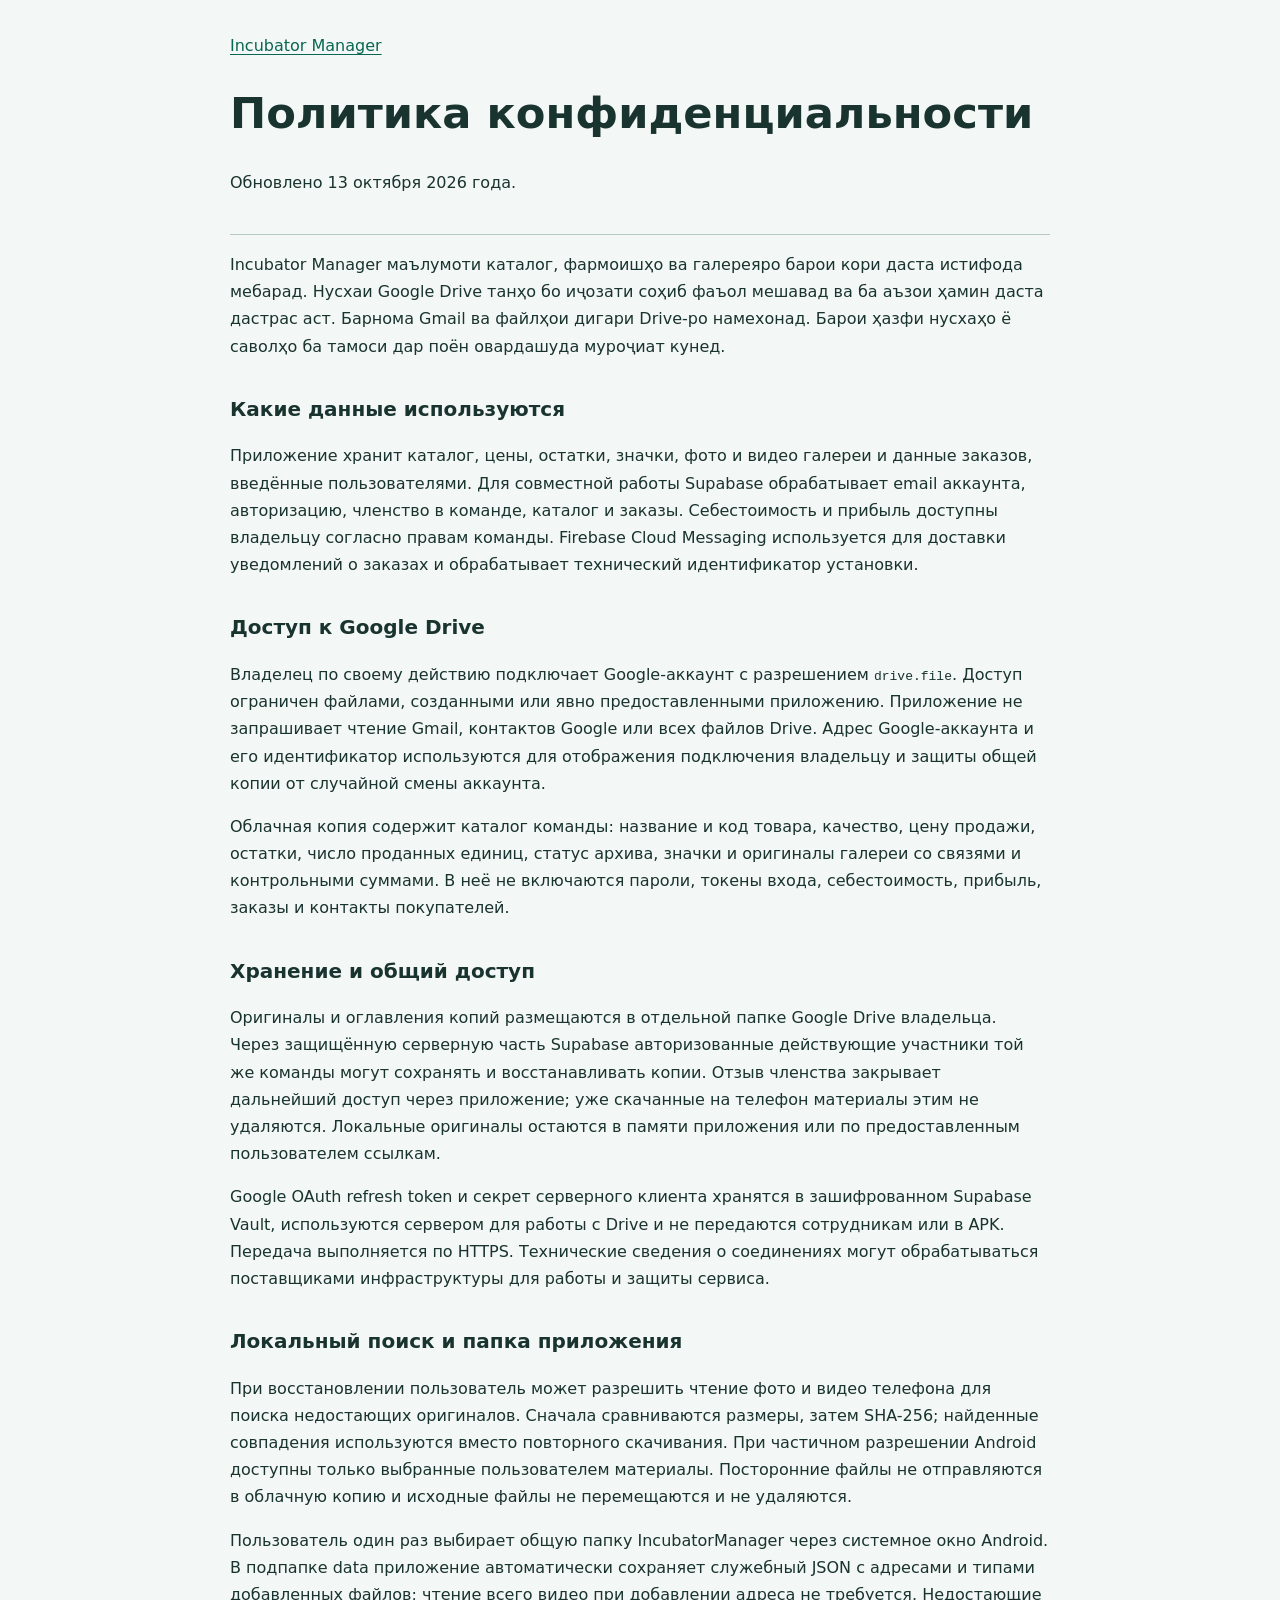
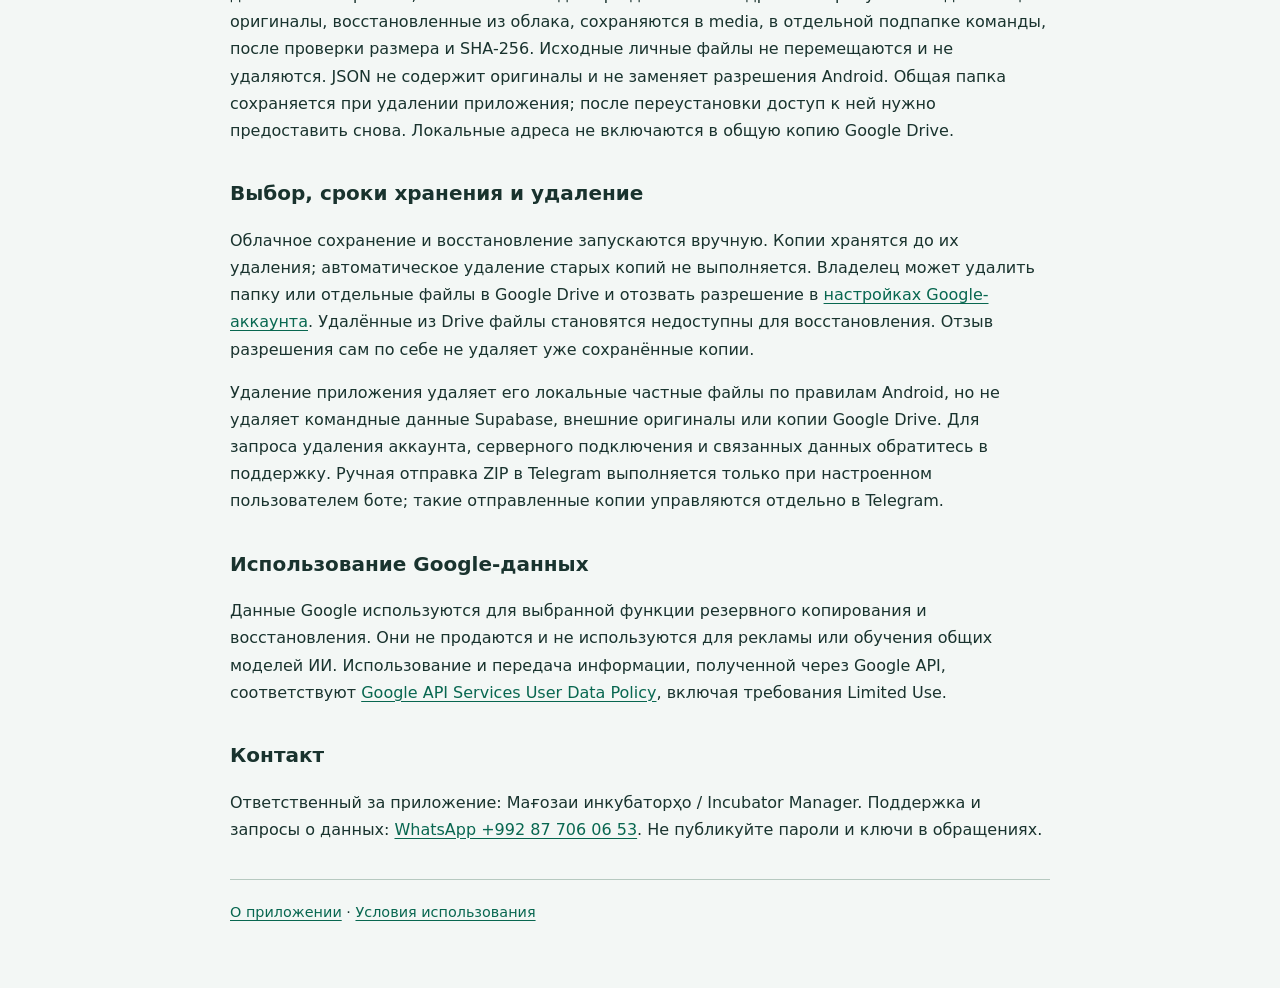
<file: app/privacy/index.html>
<!doctype html><html lang="ru"><head><meta charset="utf-8"><meta name="viewport" content="width=device-width,initial-scale=1"><title>Incubator Manager — политика конфиденциальности</title><link rel="stylesheet" href="../style.css"></head><body><header><a href="../">Incubator Manager</a><h1>Политика конфиденциальности</h1><p>Обновлено 13 октября 2026 года.</p></header><main><p lang="tg">Incubator Manager маълумоти каталог, фармоишҳо ва галереяро барои кори даста истифода мебарад. Нусхаи Google Drive танҳо бо иҷозати соҳиб фаъол мешавад ва ба аъзои ҳамин даста дастрас аст. Барнома Gmail ва файлҳои дигари Drive-ро намехонад. Барои ҳазфи нусхаҳо ё саволҳо ба тамоси дар поён овардашуда муроҷиат кунед.</p><h2>Какие данные используются</h2><p>Приложение хранит каталог, цены, остатки, значки, фото и видео галереи и данные заказов, введённые пользователями. Для совместной работы Supabase обрабатывает email аккаунта, авторизацию, членство в команде, каталог и заказы. Себестоимость и прибыль доступны владельцу согласно правам команды. Firebase Cloud Messaging используется для доставки уведомлений о заказах и обрабатывает технический идентификатор установки.</p><h2>Доступ к Google Drive</h2><p>Владелец по своему действию подключает Google-аккаунт с разрешением <code>drive.file</code>. Доступ ограничен файлами, созданными или явно предоставленными приложению. Приложение не запрашивает чтение Gmail, контактов Google или всех файлов Drive. Адрес Google-аккаунта и его идентификатор используются для отображения подключения владельцу и защиты общей копии от случайной смены аккаунта.</p><p>Облачная копия содержит каталог команды: название и код товара, качество, цену продажи, остатки, число проданных единиц, статус архива, значки и оригиналы галереи со связями и контрольными суммами. В неё не включаются пароли, токены входа, себестоимость, прибыль, заказы и контакты покупателей.</p><h2>Хранение и общий доступ</h2><p>Оригиналы и оглавления копий размещаются в отдельной папке Google Drive владельца. Через защищённую серверную часть Supabase авторизованные действующие участники той же команды могут сохранять и восстанавливать копии. Отзыв членства закрывает дальнейший доступ через приложение; уже скачанные на телефон материалы этим не удаляются. Локальные оригиналы остаются в памяти приложения или по предоставленным пользователем ссылкам.</p><p>Google OAuth refresh token и секрет серверного клиента хранятся в зашифрованном Supabase Vault, используются сервером для работы с Drive и не передаются сотрудникам или в APK. Передача выполняется по HTTPS. Технические сведения о соединениях могут обрабатываться поставщиками инфраструктуры для работы и защиты сервиса.</p><h2>Локальный поиск и папка приложения</h2><p>При восстановлении пользователь может разрешить чтение фото и видео телефона для поиска недостающих оригиналов. Сначала сравниваются размеры, затем SHA-256; найденные совпадения используются вместо повторного скачивания. При частичном разрешении Android доступны только выбранные пользователем материалы. Посторонние файлы не отправляются в облачную копию и исходные файлы не перемещаются и не удаляются.</p><p>Пользователь один раз выбирает общую папку IncubatorManager через системное окно Android. В подпапке data приложение автоматически сохраняет служебный JSON с адресами и типами добавленных файлов; чтение всего видео при добавлении адреса не требуется. Недостающие оригиналы, восстановленные из облака, сохраняются в media, в отдельной подпапке команды, после проверки размера и SHA-256. Исходные личные файлы не перемещаются и не удаляются. JSON не содержит оригиналы и не заменяет разрешения Android. Общая папка сохраняется при удалении приложения; после переустановки доступ к ней нужно предоставить снова. Локальные адреса не включаются в общую копию Google Drive.</p><h2>Выбор, сроки хранения и удаление</h2><p>Облачное сохранение и восстановление запускаются вручную. Копии хранятся до их удаления; автоматическое удаление старых копий не выполняется. Владелец может удалить папку или отдельные файлы в Google Drive и отозвать разрешение в <a href="https://myaccount.google.com/connections">настройках Google-аккаунта</a>. Удалённые из Drive файлы становятся недоступны для восстановления. Отзыв разрешения сам по себе не удаляет уже сохранённые копии.</p><p>Удаление приложения удаляет его локальные частные файлы по правилам Android, но не удаляет командные данные Supabase, внешние оригиналы или копии Google Drive. Для запроса удаления аккаунта, серверного подключения и связанных данных обратитесь в поддержку. Ручная отправка ZIP в Telegram выполняется только при настроенном пользователем боте; такие отправленные копии управляются отдельно в Telegram.</p><h2>Использование Google-данных</h2><p>Данные Google используются для выбранной функции резервного копирования и восстановления. Они не продаются и не используются для рекламы или обучения общих моделей ИИ. Использование и передача информации, полученной через Google API, соответствуют <a href="https://developers.google.com/terms/api-services-user-data-policy">Google API Services User Data Policy</a>, включая требования Limited Use.</p><h2>Контакт</h2><p>Ответственный за приложение: Мағозаи инкубаторҳо / Incubator Manager. Поддержка и запросы о данных: <a href="https://wa.me/992877060653">WhatsApp +992 87 706 06 53</a>. Не публикуйте пароли и ключи в обращениях.</p></main><footer><a href="../">О приложении</a> · <a href="../terms/">Условия использования</a></footer></body></html>
</file>
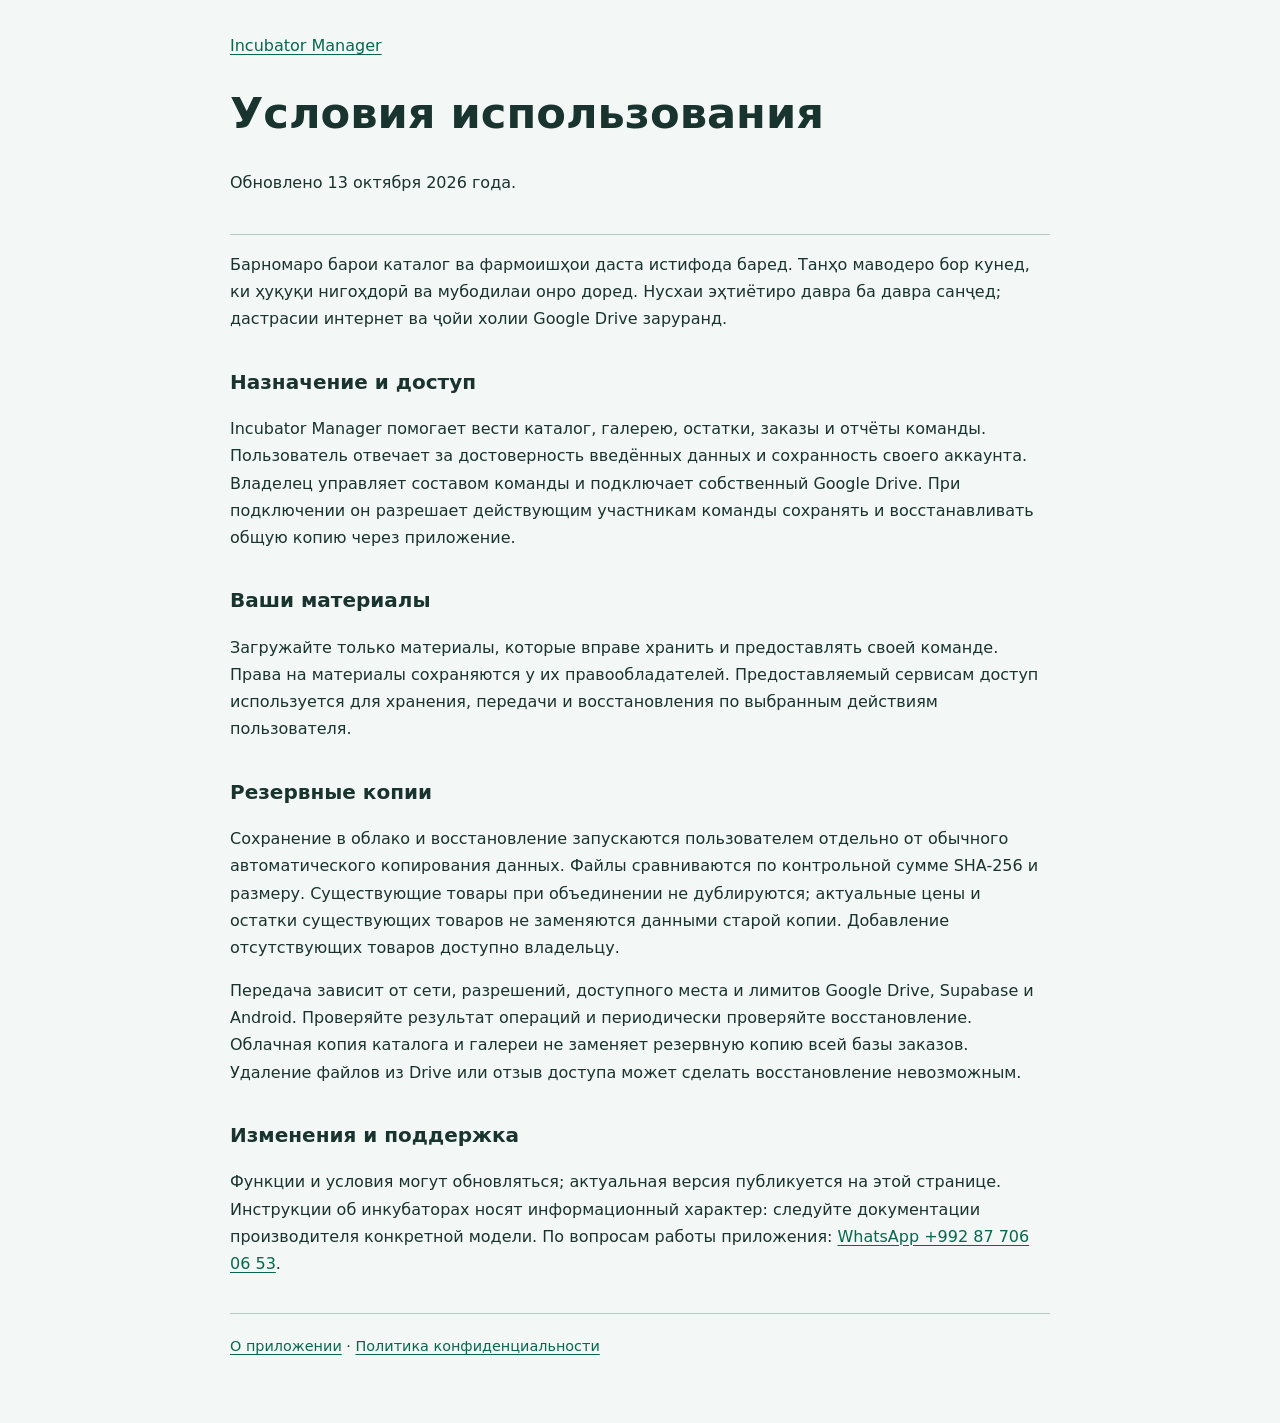
<file: app/terms/index.html>
<!doctype html><html lang="ru"><head><meta charset="utf-8"><meta name="viewport" content="width=device-width,initial-scale=1"><title>Incubator Manager — условия использования</title><link rel="stylesheet" href="../style.css"></head><body><header><a href="../">Incubator Manager</a><h1>Условия использования</h1><p>Обновлено 13 октября 2026 года.</p></header><main><p lang="tg">Барномаро барои каталог ва фармоишҳои даста истифода баред. Танҳо маводеро бор кунед, ки ҳуқуқи нигоҳдорӣ ва мубодилаи онро доред. Нусхаи эҳтиётиро давра ба давра санҷед; дастрасии интернет ва ҷойи холии Google Drive заруранд.</p><h2>Назначение и доступ</h2><p>Incubator Manager помогает вести каталог, галерею, остатки, заказы и отчёты команды. Пользователь отвечает за достоверность введённых данных и сохранность своего аккаунта. Владелец управляет составом команды и подключает собственный Google Drive. При подключении он разрешает действующим участникам команды сохранять и восстанавливать общую копию через приложение.</p><h2>Ваши материалы</h2><p>Загружайте только материалы, которые вправе хранить и предоставлять своей команде. Права на материалы сохраняются у их правообладателей. Предоставляемый сервисам доступ используется для хранения, передачи и восстановления по выбранным действиям пользователя.</p><h2>Резервные копии</h2><p>Сохранение в облако и восстановление запускаются пользователем отдельно от обычного автоматического копирования данных. Файлы сравниваются по контрольной сумме SHA-256 и размеру. Существующие товары при объединении не дублируются; актуальные цены и остатки существующих товаров не заменяются данными старой копии. Добавление отсутствующих товаров доступно владельцу.</p><p>Передача зависит от сети, разрешений, доступного места и лимитов Google Drive, Supabase и Android. Проверяйте результат операций и периодически проверяйте восстановление. Облачная копия каталога и галереи не заменяет резервную копию всей базы заказов. Удаление файлов из Drive или отзыв доступа может сделать восстановление невозможным.</p><h2>Изменения и поддержка</h2><p>Функции и условия могут обновляться; актуальная версия публикуется на этой странице. Инструкции об инкубаторах носят информационный характер: следуйте документации производителя конкретной модели. По вопросам работы приложения: <a href="https://wa.me/992877060653">WhatsApp +992 87 706 06 53</a>.</p></main><footer><a href="../">О приложении</a> · <a href="../privacy/">Политика конфиденциальности</a></footer></body></html>
</file>
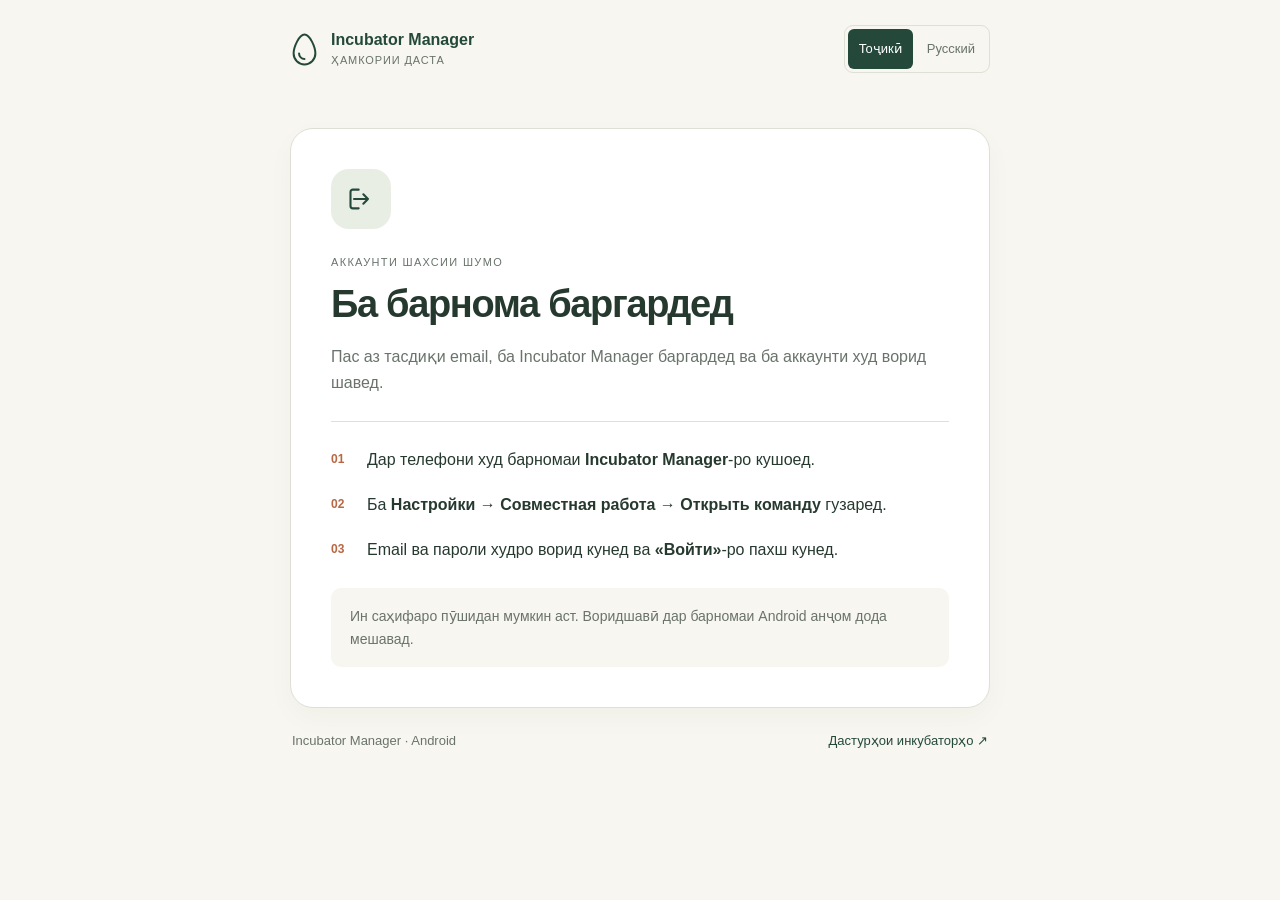
<file: auth/confirmed/index.html>
<!doctype html>
<html lang="tg" data-result="neutral">
<head>
  <meta charset="utf-8">
  <script>
    // Keep only a coarse result. Never retain, display or transmit callback credentials.
    (() => {
      let result = 'neutral';
      try {
        const fragment = new URLSearchParams(location.hash.slice(1));
        const query = new URLSearchParams(location.search);
        if (fragment.has('error') || fragment.has('error_code') || query.has('error') || query.has('error_code')) {
          result = 'error';
        } else if (fragment.get('type') === 'signup' && fragment.has('access_token') && fragment.has('refresh_token')) {
          result = 'success';
        }
      } finally {
        try { history.replaceState(null, '', location.pathname); } catch (_) { /* No network fallback. */ }
        document.documentElement.dataset.result = result;
      }
    })();
  </script>
  <meta name="referrer" content="no-referrer">
  <meta http-equiv="Content-Security-Policy" content="default-src 'none'; script-src 'unsafe-inline'; style-src 'unsafe-inline'; connect-src 'none'; base-uri 'none'; form-action 'none'">
  <meta name="viewport" content="width=device-width, initial-scale=1">
  <meta name="theme-color" content="#24493b">
  <meta name="robots" content="noindex, nofollow">
  <meta name="description" content="Бозгашт ба барномаи Incubator Manager пас аз тасдиқи email.">
  <title>Тасдиқи email — Incubator Manager</title>
  <style>
    :root{font-family:"Segoe UI",Arial,sans-serif;color:#26392f;background:#f7f6f0;line-height:1.6;font-synthesis:none}
    *{box-sizing:border-box}body{margin:0;min-width:0}a{color:#24493b}button{font:inherit}button,a{-webkit-tap-highlight-color:transparent}button:focus-visible,a:focus-visible{outline:3px solid #b96743;outline-offset:4px}[hidden]{display:none!important}
    .shell{width:min(700px,calc(100% - 40px));margin:auto}.header{display:flex;justify-content:space-between;align-items:center;gap:20px;padding:25px 0}.brand{display:flex;align-items:center;gap:12px;color:#24493b;font-weight:650;line-height:1.25}.brand svg{width:29px;height:36px;flex:none}.brand small{display:block;color:#69736b;font-size:11px;font-weight:400;letter-spacing:.08em;margin-top:4px;text-transform:uppercase}.language{display:flex;border:1px solid #dedfd5;border-radius:9px;padding:3px;gap:3px}.language button{border:0;border-radius:6px;background:transparent;color:#69736b;padding:8px 11px;min-height:40px;cursor:pointer;font-size:13px}.language button[aria-pressed="true"]{background:#24493b;color:#fff}
    main{padding:30px 0 45px}.card{background:#fff;border:1px solid #dedfd5;border-radius:23px;padding:40px;box-shadow:0 10px 28px #27392c08}.status-icon{display:grid;place-items:center;width:60px;height:60px;border-radius:18px;background:#e9eee5;color:#24493b;margin-bottom:25px}.status-icon svg{width:28px;height:28px;fill:none;stroke:currentColor;stroke-width:1.8;stroke-linecap:round;stroke-linejoin:round}.eyebrow{color:#69736b;font-size:11px;text-transform:uppercase;letter-spacing:.12em;margin:0 0 10px}h1{font-size:clamp(28px,6vw,38px);line-height:1.2;letter-spacing:-.035em;font-weight:600;margin:0 0 17px}p{margin:0}p.intro{color:#69736b;font-size:16px}.steps{list-style:none;counter-reset:step;padding:25px 0 0;margin:26px 0 0;border-top:1px solid #dedfd5;display:grid;gap:19px}.steps li{counter-increment:step;display:flex;gap:14px;align-items:flex-start}.steps li:before{content:counter(step,decimal-leading-zero);color:#b96743;font-size:12px;font-weight:600;padding-top:3px;min-width:22px}.steps strong{font-weight:600}.ui-label{font-weight:600;color:#26392f}.note{margin-top:26px;padding:17px 19px;border-radius:10px;background:#f7f6f0;font-size:14px;color:#69736b}.footer{padding:23px 2px 0;display:flex;justify-content:space-between;gap:16px;flex-wrap:wrap;color:#69736b;font-size:13px}.footer a{text-decoration:none}.footer a:hover{text-decoration:underline;text-underline-offset:4px}
    [data-state]{display:none}html[data-result="neutral"] [data-state="neutral"],html[data-result="success"] [data-state="success"],html[data-result="error"] [data-state="error"]{display:block}html[data-result="error"] .status-icon{background:#f6eee7;color:#93512e}.icon-success,.icon-error{display:none}html[data-result="success"] .icon-neutral,html[data-result="error"] .icon-neutral{display:none}html[data-result="success"] .icon-success,html[data-result="error"] .icon-error{display:block}
    @media(max-width:540px){.shell{width:calc(100% - 28px)}.header{padding:19px 1px;gap:10px}.brand{font-size:14px;gap:8px}.brand small{font-size:9px}.brand svg{width:24px;height:31px}.language button{padding:7px 9px;font-size:12px}main{padding:17px 0 28px}.card{padding:27px 23px;border-radius:18px}.status-icon{width:53px;height:53px;margin-bottom:23px}.steps{font-size:15px}.note{padding:15px;font-size:14px}.footer{font-size:12px}}
  </style>
</head>
<body>
  <div class="shell">
    <header class="header">
      <div class="brand"><svg viewBox="0 0 32 38" fill="none" aria-hidden="true"><path d="M16 3C10 3 4 17 4 24a12 12 0 0 0 24 0C28 17 22 3 16 3Z" stroke="currentColor" stroke-width="2.2"/><path d="M10 24c0 3.3 2.7 6 6 6" stroke="currentColor" stroke-width="2.2" stroke-linecap="round"/></svg><span>Incubator Manager<small>Ҳамкории даста</small></span></div>
      <nav class="language" aria-label="Забон / Язык"><button type="button" data-language="tg" aria-pressed="true">Тоҷикӣ</button><button type="button" data-language="ru" aria-pressed="false">Русский</button></nav>
    </header>
    <main>
      <div class="card">
        <div class="status-icon" aria-hidden="true">
          <svg class="icon-neutral" viewBox="0 0 24 24"><path d="M14 8l4 4-4 4M18 12H6"/><path d="M10 4H5a2 2 0 0 0-2 2v12a2 2 0 0 0 2 2h5"/></svg>
          <svg class="icon-success" viewBox="0 0 24 24"><path d="m5 12 4 4L19 6"/></svg>
          <svg class="icon-error" viewBox="0 0 24 24"><circle cx="12" cy="12" r="9"/><path d="M12 7v6m0 4h.01"/></svg>
        </div>
        <section lang="tg" data-copy="tg" aria-label="Қадамҳои навбатӣ">
          <p class="eyebrow">Аккаунти шахсии шумо</p>
          <div data-state="neutral"><h1>Ба барнома баргардед</h1><p class="intro">Пас аз тасдиқи email, ба Incubator Manager баргардед ва ба аккаунти худ ворид шавед.</p></div>
          <div data-state="success"><h1>Email тасдиқ шуд</h1><p class="intro">Акнун ба Incubator Manager баргардед ва бо email ва пароли худ ворид шавед.</p></div>
          <div data-state="error"><h1>Пайванд дигар фаъол нест</h1><p class="intro">Эҳтимол муҳлати пайванд гузаштааст ё он аллакай истифода шудааст. Аввал кӯшиш кунед ба барнома ворид шавед — email метавонад аллакай тасдиқ шуда бошад.</p></div>
          <ol class="steps">
            <li><span>Дар телефони худ барномаи <strong>Incubator Manager</strong>-ро кушоед.</span></li>
            <li><span>Ба <span class="ui-label" lang="ru">Настройки → Совместная работа → Открыть команду</span> гузаред.</span></li>
            <li><span>Email ва пароли худро ворид кунед ва <span class="ui-label" lang="ru">«Войти»</span>-ро пахш кунед.</span></li>
          </ol>
          <p class="note" data-state="neutral">Ин саҳифаро пӯшидан мумкин аст. Воридшавӣ дар барномаи Android анҷом дода мешавад.</p>
          <p class="note" data-state="success">Ин саҳифаро пӯшидан мумкин аст. Ҳар узви даста бо аккаунти шахсии худ ворид мешавад.</p>
          <p class="note" data-state="error">Агар барнома ҳанӯз тасдиқи email-ро талаб кунад, сабти номро бо ҳамон email такрор кунед, то мактуби нав гиред. Пайванди мактуби навтаринро кушоед.</p>
        </section>
        <section lang="ru" data-copy="ru" aria-label="Следующие шаги" hidden>
          <p class="eyebrow">Ваш личный аккаунт</p>
          <div data-state="neutral"><h1>Вернитесь в приложение</h1><p class="intro">После подтверждения email вернитесь в Incubator Manager и войдите в свой аккаунт.</p></div>
          <div data-state="success"><h1>Email подтверждён</h1><p class="intro">Теперь вернитесь в Incubator Manager и войдите со своим email и паролем.</p></div>
          <div data-state="error"><h1>Ссылка больше не действует</h1><p class="intro">Возможно, срок ссылки истёк или она уже использована. Сначала попробуйте войти в приложение: email уже мог подтвердиться.</p></div>
          <ol class="steps">
            <li><span>Откройте <strong>Incubator Manager</strong> на телефоне.</span></li>
            <li><span>Перейдите в <span class="ui-label">Настройки → Совместная работа → Открыть команду</span>.</span></li>
            <li><span>Введите свой email и пароль, затем нажмите <span class="ui-label">«Войти»</span>.</span></li>
          </ol>
          <p class="note" data-state="neutral">Эту страницу можно закрыть. Вход выполняется в приложении Android.</p>
          <p class="note" data-state="success">Эту страницу можно закрыть. Каждый участник команды входит под своим аккаунтом.</p>
          <p class="note" data-state="error">Если приложение по-прежнему просит подтвердить email, повторите регистрацию с тем же email, чтобы получить новое письмо. Откройте ссылку из самого свежего письма.</p>
        </section>
        <noscript><p class="note">Ба барнома баргардед ва ворид шавед. / Вернитесь в приложение и войдите.</p></noscript>
      </div>
      <footer class="footer"><span>Incubator Manager · Android</span><a href="../../guide/" rel="noreferrer"><span data-copy="tg">Дастурҳои инкубаторҳо ↗</span><span lang="ru" data-copy="ru" hidden>Инструкции к инкубаторам ↗</span></a></footer>
    </main>
  </div>
  <script>
    (() => {
      const buttons = document.querySelectorAll('[data-language]');
      buttons.forEach(button => button.addEventListener('click', () => {
        const language = button.dataset.language === 'ru' ? 'ru' : 'tg';
        document.documentElement.lang = language;
        document.title = language === 'ru' ? 'Подтверждение email — Incubator Manager' : 'Тасдиқи email — Incubator Manager';
        document.querySelectorAll('[data-copy]').forEach(copy => { copy.hidden = copy.dataset.copy !== language; });
        buttons.forEach(item => { item.setAttribute('aria-pressed', String(item.dataset.language === language)); });
      }));
    })();
  </script>
</body>
</html>
</file>
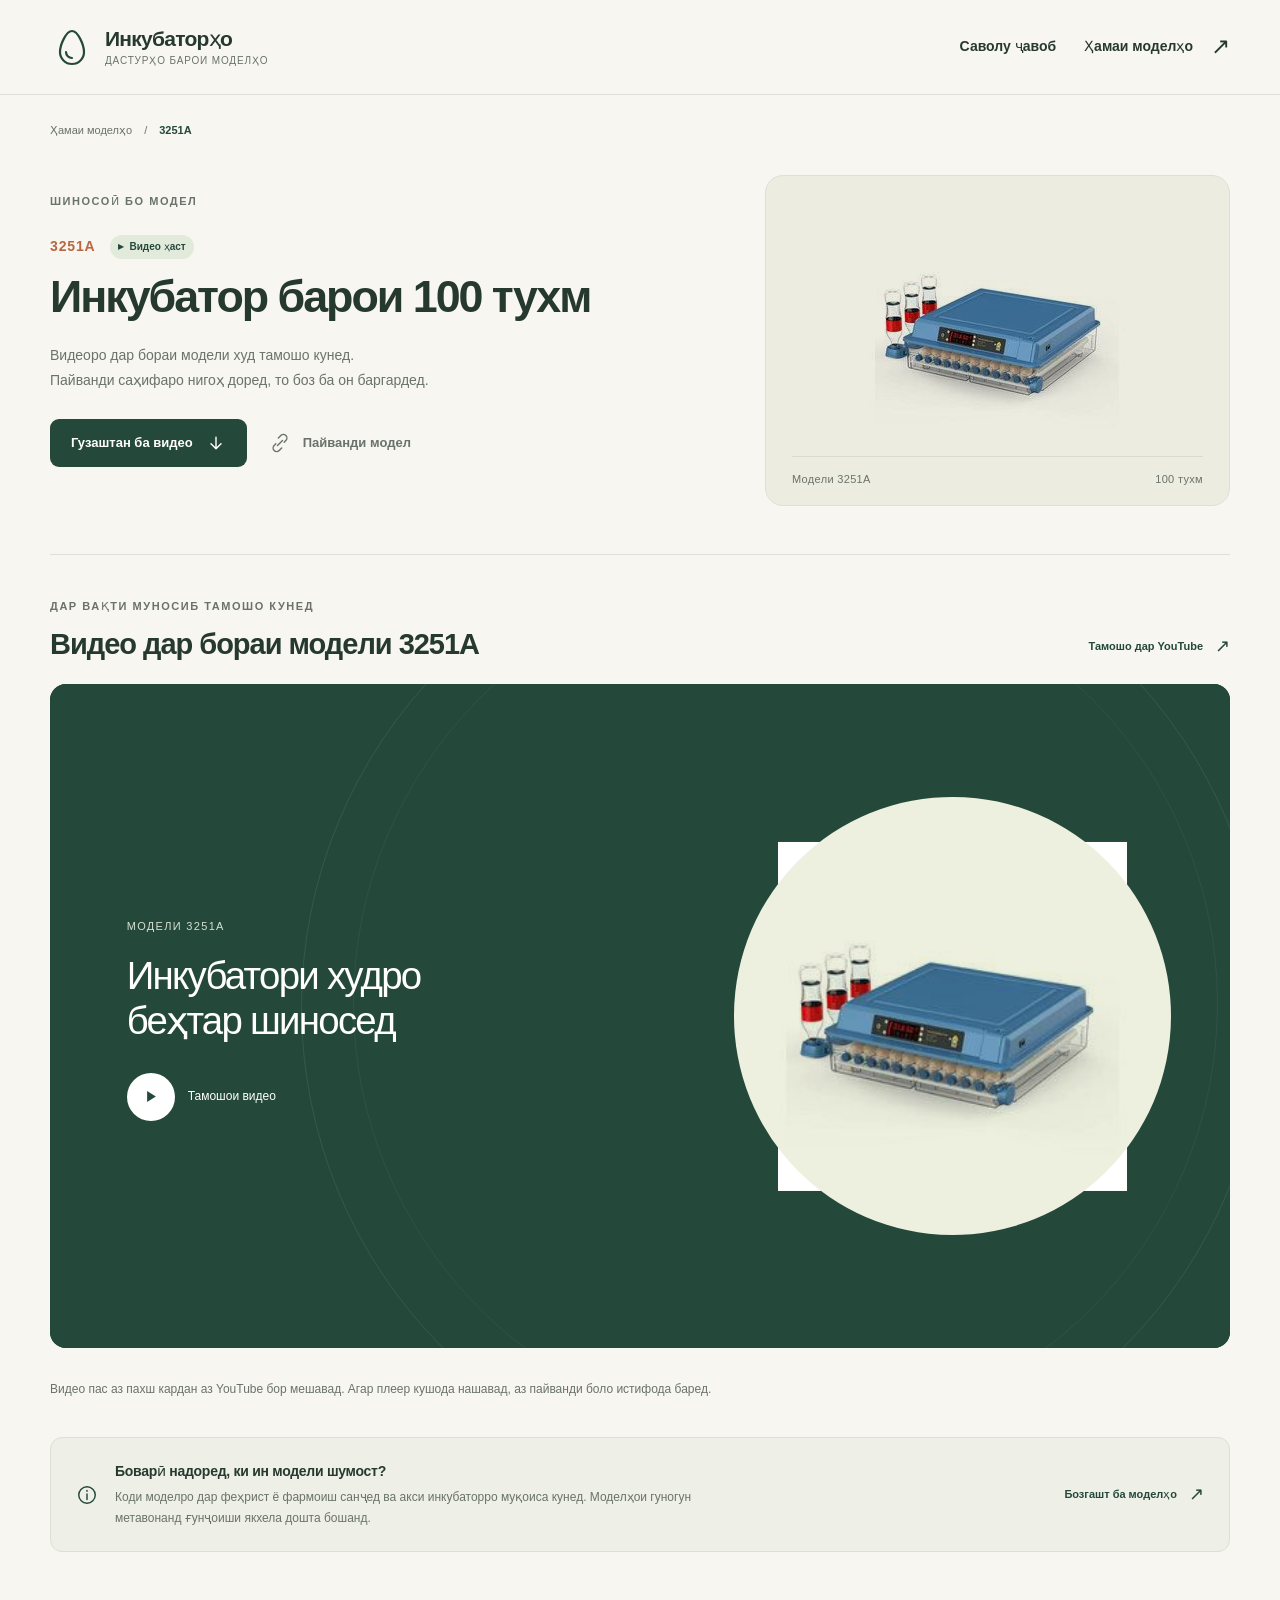
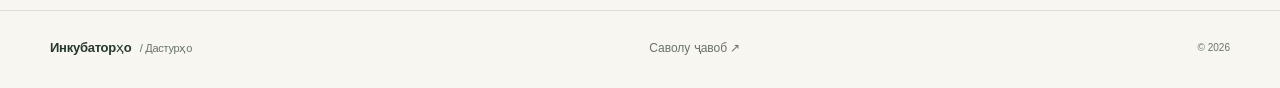
<file: guide/models/3251a/index.html>
<!doctype html>
<html lang="tg">
<head>
  <meta charset="utf-8">
  <meta name="viewport" content="width=device-width, initial-scale=1">
  <meta name="theme-color" content="#24493b">
  <meta name="description" content="Инкубатор барои 100 тухм, модели 3251A. Акси инкубатор ва видео дар бораи модел.">
  <title>3251A — Инкубатор барои 100 тухм · Инкубаторҳо</title>
  <link rel="stylesheet" href="../../assets/site.css">
  <script src="../../assets/app.js" defer></script>
</head>
<body class="guide-page">
  <a class="skip-link" href="#main">Гузаштан ба матн</a>
  <header class="site-header"><div class="container header-inner"><a class="brand" href="../../" aria-label="Инкубаторҳо. Саҳифаи асосӣ"><span class="brand-mark" aria-hidden="true"><svg viewBox="0 0 32 38" fill="none"><path d="M16 3C10 3 4 17 4 24a12 12 0 0 0 24 0C28 17 22 3 16 3Z" stroke="currentColor" stroke-width="2.2"/><path d="M10 24c0 3.3 2.7 6 6 6" stroke="currentColor" stroke-width="2.2" stroke-linecap="round"/></svg></span><span class="brand-copy"><strong>Инкубаторҳо</strong><span>Дастурҳо барои моделҳо</span></span></a><nav class="header-nav" aria-label="Пайвандҳои асосӣ"><a href="../../../">Саволу ҷавоб</a><a href="../../#catalog">Ҳамаи моделҳо <span aria-hidden="true">↗</span></a></nav></div></header>
  <main id="main" class="container guide-main">
    <nav class="breadcrumbs" aria-label="Роҳи саҳифа"><a href="../../#catalog">Ҳамаи моделҳо</a><span aria-hidden="true">/</span><span aria-current="page">3251A</span></nav>
    <section class="guide-intro" aria-labelledby="model-title">
      <div class="guide-intro__copy"><span class="eyebrow">Шиносоӣ бо модел</span><div class="guide-model-code">3251A <span class="model-badge is-video"><span aria-hidden="true">▶</span> Видео ҳаст</span></div><h1 id="model-title">Инкубатор барои 100 тухм</h1><p>Видеоро дар бораи модели худ тамошо кунед.<br>Пайванди саҳифаро нигоҳ доред, то боз ба он баргардед.</p><div class="guide-intro__actions"><a class="button button--primary" href="#model-video">Гузаштан ба видео <svg class="icon" viewBox="0 0 24 24" aria-hidden="true"><path d="M12 5v14m-6-6 6 6 6-6"/></svg></a><button type="button" id="share-page" class="button button--quiet"><svg class="icon" viewBox="0 0 24 24" aria-hidden="true"><path d="M9 15 15 9m-8 4-2 2a4 4 0 0 0 6 6l3-3m-4-12 3-3a4 4 0 0 1 6 6l-2 2"/></svg>Пайванди модел</button></div><p id="share-status" class="share-status" aria-live="polite"></p></div>
      <div class="guide-product-image"><img src="../../assets/images/3251A.jpg" alt="Инкубатор барои 100 тухм, модели 3251A" width="256" height="256" fetchpriority="high"><div class="guide-product-caption"><span>Модели 3251A</span><span>100 тухм</span></div></div>
    </section>
    <section class="guide-video-section" id="model-video" aria-labelledby="video-title"><div class="section-heading"><div><span class="eyebrow">Дар вақти муносиб тамошо кунед</span><h2 id="video-title">Видео дар бораи модели 3251A</h2></div><a class="text-link" href="https://www.youtube.com/watch?v=3z5yiZZY-0g" target="_blank" rel="noopener noreferrer">Тамошо дар YouTube <span aria-hidden="true">↗</span></a></div>
      <div id="video-shell" class="video-shell"><button type="button" id="video-facade" class="video-facade" data-video-id="3z5yiZZY-0g" data-model-code="3251A" aria-label="Пахши видео дар бораи модели 3251A"><span class="video-facade__art" aria-hidden="true"><img src="../../assets/images/3251A.jpg" alt="" width="256" height="256"></span><span class="video-facade__copy"><span class="video-kicker">Модели 3251A</span><span class="video-facade__title">Инкубатори худро<br>беҳтар шиносед</span><span class="video-facade__action"><span class="play-button" aria-hidden="true"><svg viewBox="0 0 24 24"><path d="m9 5 11 7-11 7Z"/></svg></span><span>Тамошои видео</span></span></span></button></div>
      <p id="video-status" class="video-status" aria-live="polite"></p>
      <div class="video-footnotes"><p>Видео пас аз пахш кардан аз YouTube бор мешавад. Агар плеер кушода нашавад, аз пайванди боло истифода баред.</p></div>
      <noscript><p class="notice">Барои тамошои видео <a href="https://www.youtube.com/watch?v=3z5yiZZY-0g" target="_blank" rel="noopener noreferrer">онро дар YouTube кушоед</a>.</p></noscript>
    </section>
    <aside class="guide-helper"><span class="helper-icon" aria-hidden="true"><svg viewBox="0 0 24 24"><circle cx="12" cy="12" r="9"/><path d="M12 11v6m0-10v1"/></svg></span><div><h2>Боварӣ надоред, ки ин модели шумост?</h2><p>Коди моделро дар феҳрист ё фармоиш санҷед ва акси инкубаторро муқоиса кунед. Моделҳои гуногун метавонанд ғунҷоиши якхела дошта бошанд.</p></div><a href="../../#catalog" class="text-link">Бозгашт ба моделҳо <span aria-hidden="true">↗</span></a></aside>
  </main>
  <footer class="site-footer"><div class="container footer-inner"><a href="../../" class="footer-brand">Инкубаторҳо <span>/ Дастурҳо</span></a><a class="footer-faq" href="../../../">Саволу ҷавоб ↗</a><span class="footer-year">© 2026</span></div></footer>
</body>
</html>
</file>
<file: assets/styles.css>
:root {
  color-scheme: light;
  --navy-950: #071226;
  --navy-900: #0b1830;
  --navy-800: #122746;
  --navy-700: #18365f;
  --ink: #13223a;
  --muted: #607089;
  --line: #dce3eb;
  --soft: #f2f5f8;
  --paper: #ffffff;
  --amber: #ffba24;
  --amber-strong: #ee9c00;
  --amber-soft: #fff5d8;
  --green: #26a269;
  --shadow: 0 18px 50px rgba(7, 18, 38, 0.1);
  --radius-lg: 24px;
  --radius-md: 16px;
  --max-width: 1180px;
}

* {
  box-sizing: border-box;
}

html {
  scroll-behavior: smooth;
  max-width: 100%;
  overflow-x: hidden;
}

body {
  margin: 0;
  min-width: 320px;
  max-width: 100%;
  overflow-x: hidden;
  background: var(--soft);
  color: var(--ink);
  font-family: Inter, ui-sans-serif, -apple-system, BlinkMacSystemFont, "Segoe UI", Arial, sans-serif;
  font-size: 16px;
  line-height: 1.65;
  text-rendering: optimizeLegibility;
}

button,
input {
  font: inherit;
}

button,
a,
summary {
  -webkit-tap-highlight-color: transparent;
}

a {
  color: inherit;
}

.sr-only {
  position: absolute;
  width: 1px;
  height: 1px;
  padding: 0;
  margin: -1px;
  overflow: hidden;
  clip: rect(0, 0, 0, 0);
  white-space: nowrap;
  border: 0;
}

.skip-link {
  position: fixed;
  z-index: 100;
  top: 12px;
  left: 12px;
  transform: translateY(-150%);
  padding: 10px 16px;
  border-radius: 10px;
  background: var(--amber);
  color: var(--navy-950);
  font-weight: 750;
  text-decoration: none;
}

.skip-link:focus {
  transform: translateY(0);
}

.site-header {
  position: relative;
  z-index: 10;
  background: var(--navy-950);
  color: white;
  border-bottom: 1px solid rgba(255, 255, 255, 0.1);
}

.header-inner,
.hero-inner,
.faq-layout,
.contact-band,
.site-footer {
  width: min(calc(100% - 40px), var(--max-width));
  margin-inline: auto;
}

.header-inner {
  min-height: 78px;
  display: flex;
  align-items: center;
  justify-content: space-between;
  gap: 24px;
}

.brand {
  display: inline-flex;
  align-items: center;
  gap: 12px;
  color: white;
  text-decoration: none;
}

.brand-mark {
  width: 42px;
  height: 42px;
  display: grid;
  place-items: center;
  border-radius: 14px 14px 18px 18px;
  background: var(--amber);
  color: var(--navy-950);
  font-size: 1.18rem;
  font-weight: 900;
  box-shadow: inset 0 -4px 0 rgba(238, 156, 0, 0.35);
}

.brand-copy {
  display: flex;
  flex-direction: column;
  line-height: 1.2;
}

.brand-copy strong {
  font-size: 1rem;
  letter-spacing: -0.01em;
}

.brand-copy small {
  margin-top: 4px;
  color: #aebbd0;
  font-size: 0.78rem;
}

.header-contact {
  display: inline-flex;
  align-items: center;
  gap: 9px;
  color: #eef4ff;
  font-size: 0.92rem;
  font-weight: 700;
  text-decoration: none;
}

.contact-dot {
  width: 9px;
  height: 9px;
  border-radius: 50%;
  background: #41d888;
  box-shadow: 0 0 0 5px rgba(65, 216, 136, 0.12);
}

.hero {
  position: relative;
  isolation: isolate;
  overflow: hidden;
  min-height: 420px;
  background:
    radial-gradient(circle at 75% 10%, rgba(255, 186, 36, 0.2), transparent 24%),
    linear-gradient(125deg, var(--navy-950), var(--navy-800));
  color: white;
}

.hero::after {
  content: "";
  position: absolute;
  z-index: -1;
  right: -140px;
  bottom: -220px;
  width: 520px;
  height: 520px;
  border: 1px solid rgba(255, 186, 36, 0.25);
  border-radius: 50%;
  box-shadow: 0 0 0 80px rgba(255, 255, 255, 0.018), 0 0 0 160px rgba(255, 255, 255, 0.012);
}

.hero-grid {
  position: absolute;
  z-index: -1;
  inset: 0;
  opacity: 0.12;
  background-image:
    linear-gradient(rgba(255, 255, 255, 0.18) 1px, transparent 1px),
    linear-gradient(90deg, rgba(255, 255, 255, 0.18) 1px, transparent 1px);
  background-size: 56px 56px;
  mask-image: linear-gradient(90deg, black, transparent 72%);
}

.hero-inner {
  padding: 70px 0 58px;
}

.eyebrow,
.section-kicker {
  margin: 0 0 10px;
  color: var(--amber);
  font-size: 0.8rem;
  font-weight: 850;
  letter-spacing: 0.14em;
  text-transform: uppercase;
}

h1,
h2,
h3,
p {
  margin-top: 0;
}

h1 {
  max-width: 780px;
  margin-bottom: 14px;
  font-size: clamp(2.4rem, 6vw, 4.6rem);
  line-height: 1.05;
  letter-spacing: -0.055em;
}

.hero-text {
  max-width: 650px;
  margin-bottom: 30px;
  color: #cbd6e7;
  font-size: 1.08rem;
}

.search-shell {
  position: relative;
  display: flex;
  align-items: center;
  width: min(100%, 720px);
  min-height: 66px;
  border: 1px solid rgba(255, 255, 255, 0.13);
  border-radius: 18px;
  background: white;
  box-shadow: 0 18px 45px rgba(0, 0, 0, 0.22);
}

.search-shell:focus-within {
  outline: 3px solid rgba(255, 186, 36, 0.48);
  outline-offset: 3px;
}

.search-icon {
  flex: 0 0 auto;
  width: 18px;
  height: 18px;
  margin-left: 22px;
  border: 2px solid #7b899b;
  border-radius: 50%;
}

.search-icon::after {
  content: "";
  display: block;
  width: 7px;
  height: 2px;
  margin: 13px 0 0 12px;
  transform: rotate(45deg);
  border-radius: 2px;
  background: #7b899b;
}

.search-shell input {
  min-width: 0;
  flex: 1;
  height: 64px;
  padding: 0 18px;
  border: 0;
  outline: 0;
  background: transparent;
  color: var(--ink);
  font-size: 1rem;
}

.search-shell input::placeholder {
  color: #8090a5;
}

kbd {
  margin-right: 18px;
  padding: 2px 9px;
  border: 1px solid #d8dee7;
  border-bottom-width: 3px;
  border-radius: 7px;
  color: #7a8798;
  font-family: inherit;
  font-size: 0.78rem;
}

.clear-search {
  margin-right: 10px;
  padding: 9px 12px;
  border: 0;
  border-radius: 10px;
  background: var(--soft);
  color: var(--navy-700);
  cursor: pointer;
  font-size: 0.82rem;
  font-weight: 750;
}

.trust-row {
  display: flex;
  flex-wrap: wrap;
  gap: 10px 24px;
  margin-top: 28px;
  color: #b8c7dc;
  font-size: 0.9rem;
}

.trust-row span {
  position: relative;
}

.trust-row span:not(:last-child)::after {
  content: "";
  position: absolute;
  top: 50%;
  right: -13px;
  width: 3px;
  height: 3px;
  border-radius: 50%;
  background: var(--amber);
}

.trust-row strong {
  color: white;
}

.faq-section {
  padding: 72px 0 86px;
}

.faq-layout {
  display: grid;
  grid-template-columns: 280px minmax(0, 1fr);
  gap: 48px;
  align-items: start;
  min-width: 0;
}

.category-panel,
.category-list,
.faq-content,
.faq-list,
.faq-item {
  min-width: 0;
  max-width: 100%;
}

.category-panel {
  position: sticky;
  top: 28px;
  overflow: hidden;
  border: 1px solid var(--line);
  border-radius: var(--radius-lg);
  background: var(--paper);
  box-shadow: 0 10px 35px rgba(7, 18, 38, 0.05);
}

.category-heading {
  display: flex;
  justify-content: space-between;
  padding: 20px 22px 14px;
  color: var(--muted);
  font-size: 0.8rem;
  font-weight: 800;
  letter-spacing: 0.1em;
  text-transform: uppercase;
}

.category-list {
  display: grid;
  gap: 4px;
  padding: 0 10px 12px;
}

.category-button {
  width: 100%;
  display: flex;
  align-items: center;
  justify-content: space-between;
  gap: 16px;
  padding: 13px 13px;
  border: 0;
  border-radius: 12px;
  background: transparent;
  color: var(--muted);
  cursor: pointer;
  text-align: left;
  font-size: 0.9rem;
  font-weight: 700;
  transition: background 160ms ease, color 160ms ease, transform 160ms ease;
}

.category-button:hover {
  color: var(--navy-800);
  background: var(--soft);
}

.category-button[aria-pressed="true"] {
  color: var(--navy-950);
  background: var(--amber-soft);
}

.category-button[aria-pressed="true"]::before {
  content: "";
  width: 4px;
  height: 20px;
  flex: 0 0 auto;
  margin-right: -5px;
  border-radius: 999px;
  background: var(--amber-strong);
}

.category-count {
  min-width: 28px;
  padding: 2px 7px;
  border-radius: 999px;
  background: rgba(19, 34, 58, 0.07);
  text-align: center;
  font-size: 0.75rem;
}

.mini-contact {
  margin: 6px 10px 10px;
  padding: 18px;
  border-radius: 16px;
  background: var(--navy-900);
  color: white;
}

.mini-contact p {
  margin-bottom: 7px;
  color: #c4d0e2;
  font-size: 0.82rem;
}

.mini-contact a {
  color: var(--amber);
  font-size: 0.9rem;
  font-weight: 800;
  text-decoration: none;
}

.content-toolbar {
  display: flex;
  align-items: end;
  justify-content: space-between;
  gap: 24px;
  margin-bottom: 22px;
}

.section-kicker {
  color: var(--amber-strong);
}

.content-toolbar h2 {
  margin: 0;
  color: var(--navy-950);
  font-size: clamp(1.65rem, 3vw, 2.3rem);
  line-height: 1.2;
  letter-spacing: -0.035em;
}

.text-button {
  flex: 0 0 auto;
  padding: 8px 0;
  border: 0;
  border-bottom: 1px solid var(--navy-700);
  background: transparent;
  color: var(--navy-700);
  cursor: pointer;
  font-size: 0.88rem;
  font-weight: 750;
}

.active-search {
  margin: -4px 0 18px;
  color: var(--muted);
  font-size: 0.9rem;
}

.faq-list {
  display: grid;
  gap: 12px;
}

.faq-item {
  overflow: clip;
  border: 1px solid var(--line);
  border-radius: var(--radius-md);
  background: var(--paper);
  box-shadow: 0 8px 26px rgba(7, 18, 38, 0.035);
  transition: border-color 180ms ease, box-shadow 180ms ease, transform 180ms ease;
}

.faq-item:hover {
  border-color: #c3ceda;
  box-shadow: 0 12px 32px rgba(7, 18, 38, 0.07);
}

.faq-item[open] {
  border-color: rgba(238, 156, 0, 0.45);
  box-shadow: var(--shadow);
}

.faq-item summary {
  position: relative;
  display: grid;
  grid-template-columns: 42px minmax(0, 1fr) 34px;
  align-items: center;
  gap: 14px;
  min-height: 84px;
  padding: 18px 22px;
  cursor: pointer;
  list-style: none;
}

.faq-item summary::-webkit-details-marker {
  display: none;
}

.faq-item summary:focus-visible {
  outline: 3px solid rgba(238, 156, 0, 0.5);
  outline-offset: -3px;
}

.faq-number {
  color: #9aa6b6;
  font-size: 0.75rem;
  font-weight: 850;
  letter-spacing: 0.08em;
}

.faq-question {
  color: var(--navy-950);
  font-size: 1.02rem;
  font-weight: 770;
  line-height: 1.4;
  overflow-wrap: anywhere;
}

.faq-toggle {
  position: relative;
  width: 32px;
  height: 32px;
  border-radius: 50%;
  background: var(--soft);
}

.faq-toggle::before,
.faq-toggle::after {
  content: "";
  position: absolute;
  top: 15px;
  left: 9px;
  width: 14px;
  height: 2px;
  border-radius: 2px;
  background: var(--navy-700);
  transition: transform 180ms ease;
}

.faq-toggle::after {
  transform: rotate(90deg);
}

.faq-item[open] .faq-toggle {
  background: var(--amber);
}

.faq-item[open] .faq-toggle::after {
  transform: rotate(0deg);
}

.faq-answer {
  margin: 0 22px 22px 78px;
  padding: 0 48px 2px 0;
  color: #53647c;
}

.faq-answer p {
  margin-bottom: 10px;
  overflow-wrap: anywhere;
}

.answer-category {
  display: inline-flex;
  margin-top: 4px;
  padding: 5px 10px;
  border-radius: 999px;
  background: var(--soft);
  color: #6d7c90;
  font-size: 0.75rem;
  font-weight: 750;
}

.empty-state {
  padding: 62px 24px;
  border: 1px dashed #cbd4df;
  border-radius: var(--radius-lg);
  background: rgba(255, 255, 255, 0.58);
  text-align: center;
}

.empty-symbol {
  width: 52px;
  height: 52px;
  display: grid;
  place-items: center;
  margin: 0 auto 16px;
  border-radius: 18px;
  background: var(--amber-soft);
  color: var(--amber-strong);
  font-size: 1.4rem;
  font-weight: 900;
}

.empty-state h3 {
  margin-bottom: 6px;
  color: var(--navy-950);
}

.empty-state p {
  max-width: 440px;
  margin: 0 auto 20px;
  color: var(--muted);
}

.secondary-button,
.primary-button {
  display: inline-flex;
  align-items: center;
  justify-content: center;
  min-height: 48px;
  padding: 11px 18px;
  border: 0;
  border-radius: 12px;
  cursor: pointer;
  font-weight: 800;
  text-decoration: none;
}

.secondary-button {
  background: var(--navy-900);
  color: white;
}

.contact-band {
  display: flex;
  align-items: center;
  justify-content: space-between;
  gap: 36px;
  margin-bottom: 72px;
  padding: 40px 44px;
  border-radius: 26px;
  background:
    linear-gradient(110deg, rgba(255, 186, 36, 0.12), transparent 35%),
    var(--navy-950);
  color: white;
  box-shadow: 0 25px 60px rgba(7, 18, 38, 0.2);
}

.contact-band h2 {
  margin-bottom: 8px;
  font-size: clamp(1.55rem, 3vw, 2.2rem);
  line-height: 1.22;
  letter-spacing: -0.035em;
}

.contact-band p:not(.eyebrow) {
  max-width: 670px;
  margin-bottom: 0;
  color: #bfcce0;
}

.primary-button {
  flex: 0 0 auto;
  min-height: 54px;
  padding-inline: 22px;
  background: var(--amber);
  color: var(--navy-950);
  box-shadow: inset 0 -4px 0 rgba(238, 156, 0, 0.4);
}

.primary-button:hover,
.secondary-button:hover {
  transform: translateY(-1px);
}

.site-footer {
  display: flex;
  justify-content: space-between;
  gap: 28px;
  padding: 30px 0 42px;
  border-top: 1px solid #d5dde7;
  color: var(--muted);
  font-size: 0.9rem;
}

.site-footer strong {
  color: var(--navy-950);
}

.site-footer p {
  margin: 4px 0 0;
}

.footer-meta {
  display: flex;
  align-items: flex-start;
  gap: 20px;
  white-space: nowrap;
}

.footer-meta a {
  color: var(--navy-700);
  font-weight: 750;
  text-decoration: none;
}

.noscript {
  position: fixed;
  z-index: 50;
  inset: auto 16px 16px;
  padding: 12px 16px;
  border-radius: 12px;
  background: #7a1d1d;
  color: white;
  text-align: center;
}

@media (max-width: 820px) {
  .hero {
    min-height: auto;
  }

  .hero-inner {
    padding: 54px 0 46px;
  }

  .faq-section {
    padding: 46px 0 58px;
  }

  .faq-layout {
    grid-template-columns: 1fr;
    gap: 34px;
  }

  .category-panel {
    position: static;
    width: 100%;
    overflow: hidden;
    border: 0;
    background: transparent;
    box-shadow: none;
  }

  .category-heading,
  .mini-contact {
    display: none;
  }

  .category-list {
    display: flex;
    gap: 8px;
    width: 100%;
    max-width: 100%;
    overflow-x: auto;
    margin-inline: 0;
    padding: 0 0 8px;
    overscroll-behavior-inline: contain;
    scrollbar-width: none;
  }

  .category-list::-webkit-scrollbar {
    display: none;
  }

  .category-button {
    width: auto;
    flex: 0 0 auto;
    padding: 10px 13px;
    border: 1px solid var(--line);
    background: white;
  }

  .category-button[aria-pressed="true"]::before,
  .category-count {
    display: none;
  }

  .content-toolbar {
    align-items: center;
  }

  .contact-band {
    flex-direction: column;
    align-items: flex-start;
    margin-bottom: 52px;
    padding: 32px;
  }
}

@media (max-width: 580px) {
  .header-inner,
  .hero-inner,
  .faq-layout,
  .contact-band,
  .site-footer {
    width: calc(100% - 28px);
    max-width: var(--max-width);
  }

  .header-inner {
    min-height: 70px;
  }

  .brand-mark {
    width: 38px;
    height: 38px;
    border-radius: 12px 12px 15px 15px;
  }

  .brand-copy strong {
    font-size: 0.88rem;
  }

  .brand-copy small {
    font-size: 0.72rem;
  }

  .header-contact {
    width: 40px;
    height: 40px;
    justify-content: center;
    overflow: hidden;
    border-radius: 50%;
    background: rgba(65, 216, 136, 0.12);
    color: transparent;
    white-space: nowrap;
  }

  .header-contact .contact-dot {
    flex: 0 0 auto;
    margin-left: 72px;
  }

  h1 {
    font-size: clamp(2.25rem, 13vw, 3.5rem);
  }

  .hero-text {
    font-size: 1rem;
  }

  .search-shell {
    min-height: 60px;
  }

  .search-shell input {
    height: 58px;
    padding: 0 12px;
  }

  .search-icon {
    margin-left: 18px;
  }

  kbd {
    display: none;
  }

  .clear-search {
    width: 34px;
    height: 34px;
    overflow: hidden;
    padding: 0;
    color: transparent;
  }

  .clear-search::after {
    content: "×";
    display: grid;
    place-items: center;
    width: 34px;
    height: 34px;
    color: var(--navy-700);
    font-size: 1.2rem;
  }

  .trust-row {
    display: grid;
    grid-template-columns: 1fr 1fr;
    gap: 8px 18px;
    font-size: 0.82rem;
  }

  .trust-row span::after {
    display: none;
  }

  .content-toolbar {
    align-items: flex-end;
  }

  .content-toolbar h2 {
    font-size: 1.55rem;
  }

  .text-button {
    max-width: 90px;
    line-height: 1.3;
    text-align: right;
  }

  .faq-item summary {
    grid-template-columns: minmax(0, 1fr) 32px;
    min-height: 76px;
    gap: 10px;
    padding: 16px;
  }

  .faq-number {
    display: none;
  }

  .faq-question {
    font-size: 0.96rem;
  }

  .faq-answer {
    margin: 0 16px 18px;
    padding: 0;
    font-size: 0.95rem;
  }

  .contact-band {
    padding: 28px 22px;
    border-radius: 20px;
  }

  .primary-button {
    width: 100%;
  }

  .site-footer {
    flex-direction: column;
  }

  .footer-meta {
    justify-content: space-between;
  }
}

@media (prefers-reduced-motion: reduce) {
  html {
    scroll-behavior: auto;
  }

  *,
  *::before,
  *::after {
    transition-duration: 0.01ms !important;
    animation-duration: 0.01ms !important;
    animation-iteration-count: 1 !important;
  }
}

@media print {
  .site-header,
  .search-shell,
  .category-panel,
  .text-button,
  .contact-band,
  .site-footer {
    display: none !important;
  }

  .hero {
    min-height: auto;
    background: none;
    color: black;
  }

  .hero-inner {
    padding: 20px 0;
  }

  .hero-text,
  .trust-row {
    color: #333;
  }

  .faq-section {
    padding: 0;
  }

  .faq-layout {
    display: block;
  }

  .faq-item {
    break-inside: avoid;
    box-shadow: none;
  }

  .faq-item .faq-answer {
    display: block;
  }
}
</file>
<file: app/style.css>
:root{color-scheme:light dark;font-family:system-ui,sans-serif;line-height:1.7;color:#19332e;background:#f3f7f5}body{max-width:820px;margin:0 auto;padding:32px 22px 64px}header{border-bottom:1px solid #b6c9c0;padding-bottom:22px}a{color:#086750;text-underline-offset:3px}h1{font-size:clamp(1.8rem,5vw,2.7rem);line-height:1.2}h2{font-size:1.25rem;margin-top:32px}nav{display:flex;gap:18px;flex-wrap:wrap}.lead{font-size:1.15rem}footer{border-top:1px solid #b6c9c0;margin-top:36px;padding-top:20px;font-size:.9rem}li{margin:8px 0}@media(prefers-color-scheme:dark){:root{color:#e0eee7;background:#14231f}a{color:#91dac1}}
</file>
<file: guide/assets/site.css>
:root{--paper:#f7f6f0;--white:#fff;--ink:#26392f;--muted:#69736b;--green:#24493b;--green-dark:#173c2f;--green-soft:#e9eee5;--line:#dedfd5;--accent:#b96743;--cream:#edece1;--radius:18px;--shadow:0 10px 28px #27392c08;font-family:Inter,"Segoe UI",Arial,sans-serif;color:var(--ink);background:var(--paper);font-synthesis:none;line-height:1.55;font-size:16px;scroll-behavior:smooth}
*{box-sizing:border-box}body{margin:0;min-width:0}button,input,select{font:inherit}button,a,input,select{-webkit-tap-highlight-color:transparent}a{color:inherit;text-decoration:none}button{cursor:pointer}button:disabled{cursor:wait}img{max-width:100%;height:auto;display:block}svg{display:block}h1,h2,h3,p{margin:0}h1,h2,h3{line-height:1.15;font-weight:600;letter-spacing:-.035em}button:focus-visible,a:focus-visible,input:focus-visible,select:focus-visible{outline:3px solid var(--accent);outline-offset:4px}[hidden]{display:none!important}.container{width:min(1180px,calc(100% - 80px));margin-inline:auto}.sr-only{position:absolute;width:1px;height:1px;padding:0;margin:-1px;overflow:hidden;clip:rect(0,0,0,0);white-space:nowrap;border:0}.skip-link{position:fixed;top:12px;left:16px;z-index:50;padding:10px 18px;border-radius:8px;background:var(--green);color:var(--white);transform:translateY(-160%)}.skip-link:focus{transform:translateY(0)}.icon{width:20px;height:20px;flex:none;fill:none;stroke:currentColor;stroke-width:1.7;stroke-linecap:round;stroke-linejoin:round}
.site-header{border-bottom:1px solid var(--line);background:var(--paper)}.header-inner{min-height:94px;display:flex;align-items:center;justify-content:space-between;gap:24px}.brand{display:inline-flex;align-items:center;gap:12px;flex-shrink:0}.brand-mark{width:43px;height:49px;display:grid;place-items:center;color:var(--green)}.brand-mark svg{height:38px;width:32px}.brand-copy{display:flex;flex-direction:column;gap:1px}.brand-copy strong{font-size:21px;font-weight:650;letter-spacing:-.035em;line-height:1.25}.brand-copy>span{font-size:11px;letter-spacing:.085em;text-transform:uppercase;color:var(--muted)}.header-nav a{font-size:14px;font-weight:600;display:flex;align-items:center;gap:18px;padding:10px 0}.header-nav a:hover{color:var(--accent)}.header-nav span{font-size:23px;font-weight:400}
.hero{display:grid;grid-template-columns:1.15fr 1fr;gap:64px;padding-block:66px 58px;align-items:center}.eyebrow{display:inline-flex;align-items:center;gap:9px;color:var(--muted);font-size:10px;font-weight:650;letter-spacing:.14em;text-transform:uppercase}.eyebrow-dot{width:6px;height:6px;border-radius:50%;background:var(--accent)}.hero h1{font-size:clamp(38px,4.1vw,56px);margin-top:22px;letter-spacing:-.052em;line-height:1.1}.hero h1 em{font-weight:400;font-style:normal;color:var(--muted)}.hero-description{color:var(--muted);font-size:15px;line-height:1.7;margin-top:24px}.button{min-height:48px;display:inline-flex;align-items:center;justify-content:center;gap:13px;padding:12px 20px;border:1px solid transparent;border-radius:9px;font-size:13px;font-weight:600;line-height:1.4;transition:background .18s,color .18s,transform .18s}.button--primary{background:var(--green);color:#fff}.button--primary:hover{background:var(--green-dark)}.button--secondary{background:transparent;border-color:var(--line);color:var(--green)}.button--secondary:hover{background:var(--green-soft);border-color:#bdc7b9}.button--quiet{padding-inline:10px;background:transparent;color:var(--muted)}.button--quiet:hover{color:var(--green);background:var(--green-soft)}.hero-copy>.button{margin-top:28px;min-width:215px}.hero-footnote{display:flex;align-items:center;gap:9px;color:var(--muted);font-size:11px;margin-top:22px}.tiny-egg{width:10px;height:13px;flex:none;border:1.4px solid var(--accent);border-radius:50% 50% 46% 46% / 62% 62% 38% 38%}
.featured-card{border:1px solid var(--line);border-radius:22px;background:var(--cream);padding:23px 25px 21px;display:block;position:relative;overflow:hidden;box-shadow:var(--shadow);transition:transform .2s,border-color .2s}.featured-card:hover{transform:translateY(-3px);border-color:#bac5b6}.featured-card__top{display:flex;justify-content:space-between;gap:12px;align-items:center;position:relative;z-index:1}.featured-card__top .eyebrow{font-size:9px;letter-spacing:.1em}.model-badge{display:inline-flex;align-items:center;gap:5px;border-radius:20px;font-size:10px;white-space:nowrap;line-height:1.4;padding:5px 8px;font-weight:600;background:#f2f2ec;color:var(--muted)}.model-badge.is-video{background:#e2eadc;color:var(--green)}.model-badge.is-video>span{font-size:8px}.featured-card__visual{height:297px;display:flex;align-items:center;justify-content:center;position:relative}.featured-card__visual img{width:250px;height:250px;object-fit:contain;mix-blend-mode:multiply;position:relative;z-index:1}.featured-orbit{position:absolute;width:250px;height:250px;border:1px solid #d8dacd;border-radius:50%;transform:rotate(-30deg);background:#e4e5d92a}.featured-orbit:after{content:"";position:absolute;inset:20px;border:1px dashed #d8dacd;border-radius:50%}.featured-code{position:absolute;left:4px;bottom:19px;writing-mode:vertical-rl;transform:rotate(180deg);font-size:9px;letter-spacing:.22em;color:#8b9589}.featured-card__bottom{display:flex;align-items:center;justify-content:space-between;gap:15px;padding-top:16px;border-top:1px solid #d9dbcf;position:relative;z-index:1}.model-code{font-size:10px;letter-spacing:.09em;text-transform:uppercase;font-weight:600;color:var(--muted)}.featured-card h2{font-size:21px;margin-top:5px;letter-spacing:-.035em}.round-arrow{width:38px;height:38px;border:1px solid #cbd1c4;border-radius:50%;display:grid;place-items:center;font-size:21px;font-weight:400;flex:none}
.how-to{display:grid;grid-template-columns:repeat(3,1fr);border-block:1px solid var(--line);padding-block:25px;gap:24px}.how-to__item{display:flex;gap:15px;align-items:flex-start}.how-to__item+.how-to__item{border-left:1px solid var(--line);padding-left:25px}.step-number{font-size:11px;font-weight:600;letter-spacing:.03em;color:var(--accent);padding-top:3px}.how-to h2{font-size:14px;letter-spacing:-.015em;line-height:1.4}.how-to p{font-size:11px;line-height:1.6;color:var(--muted);margin-top:4px;max-width:220px}.catalog-section{padding-block:62px 66px;scroll-margin-top:24px}.section-heading{display:flex;align-items:flex-end;justify-content:space-between;gap:30px;margin-bottom:27px}.section-heading h2{font-size:31px;margin-top:10px}.section-heading>p{font-size:12px;color:var(--muted);line-height:1.6}.catalog-toolbar{display:grid;grid-template-columns:1fr 230px;gap:12px}.search-field{position:relative}.search-field input{width:100%;height:52px;border:1px solid var(--line);border-radius:9px;color:var(--ink);background:#fff;padding:12px 48px;font-size:13px;appearance:none;transition:border-color .15s}.search-field input::placeholder{color:#8b9289;opacity:1}.search-field input::-webkit-search-cancel-button{display:none}.search-icon{position:absolute;top:17px;left:17px;width:18px;height:18px;fill:none;stroke:var(--muted);stroke-width:1.6;stroke-linecap:round;pointer-events:none}.clear-search{position:absolute;right:8px;top:7px;width:38px;height:38px;border:0;background:transparent;font-size:23px;color:var(--muted);border-radius:5px}.clear-search:hover{background:var(--green-soft)}.capacity-field select{width:100%;height:52px;background:#fff;color:var(--ink);border:1px solid var(--line);border-radius:9px;font-size:12px;padding:10px 34px 10px 17px;cursor:pointer}.catalog-meta{display:flex;align-items:center;justify-content:space-between;gap:15px;margin-block:22px 21px}.filter-tabs{display:flex;gap:6px}.filter-tab{display:inline-flex;align-items:center;gap:7px;min-height:37px;padding:8px 12px;border:1px solid transparent;border-radius:7px;background:transparent;color:var(--muted);font-size:11px;font-weight:600;line-height:1.4}.filter-tab.is-active,.filter-tab[aria-pressed="true"]{background:var(--green);color:#fff}.filter-tab:hover:not([aria-pressed="true"]){background:var(--green-soft);color:var(--green)}.filter-tab>span:not(.play-tiny){padding:1px 5px;border-radius:4px;background:#ffffff26;font-size:9px}.play-tiny{font-size:8px}.results-count{font-size:11px;color:var(--muted)}
.model-grid{display:grid;grid-template-columns:repeat(4,minmax(0,1fr));gap:17px}.model-card{position:relative;text-align:left;display:flex;flex-direction:column;min-width:0;background:#fff;border:1px solid var(--line);border-radius:13px;overflow:hidden;padding:0;color:var(--ink);font:inherit;box-shadow:0 4px 12px #27392c03;transition:transform .18s,border-color .18s,box-shadow .18s}.model-card:hover{transform:translateY(-3px);border-color:#b7c2b0;box-shadow:var(--shadow)}.model-card__image{position:relative;display:flex;justify-content:center;align-items:center;aspect-ratio:1.23;background:#f1f2ec;overflow:hidden;padding:18px}.model-card__image img{width:100%;height:100%;max-height:180px;object-fit:contain;mix-blend-mode:multiply}.model-card__top{display:flex;justify-content:space-between;align-items:center;gap:7px;padding:17px 15px 0;min-height:42px}.model-card__top .model-code{font-size:10px;line-height:1.4}.model-card__top .model-badge{font-size:9px;padding:4px 6px}.model-card__name{font-size:15px;font-weight:600;letter-spacing:-.025em;line-height:1.4;padding:9px 15px 16px;flex:1}.model-card__action{display:flex;align-items:center;justify-content:space-between;gap:7px;margin:0 15px;padding:12px 0 14px;border-top:1px solid #eeefe8;font-size:10px;line-height:1.4;color:var(--muted)}.model-card__action svg{width:15px;height:15px;stroke-width:1.7}.model-card:has(.is-video) .model-card__action{color:var(--green);font-weight:600}.catalog-note{margin-top:28px;padding-top:23px;border-top:1px solid var(--line);display:flex;align-items:flex-start;gap:12px;color:var(--muted)}.catalog-note .icon{width:17px;height:17px;margin-top:2px}.catalog-note p{font-size:11px;line-height:1.7;max-width:660px}.empty-state{text-align:center;padding:55px 20px 58px;border:1px dashed var(--line);border-radius:13px;background:#ffffff70}.empty-state__mark{font-size:38px;font-weight:300;color:var(--muted)}.empty-state h3{font-size:23px;margin-top:10px}.empty-state p{font-size:13px;color:var(--muted);margin:10px 0 22px}.notice{font-size:13px;line-height:1.7;padding:16px 20px;background:var(--cream);border-radius:9px;margin-top:20px}.notice a{text-decoration:underline}
.site-footer{border-top:1px solid var(--line);padding-block:27px 30px}.footer-inner{display:flex;align-items:center;justify-content:space-between;gap:24px}.footer-brand{font-size:13px;font-weight:650;letter-spacing:-.02em}.footer-brand span{font-weight:400;color:var(--muted);font-size:11px;margin-left:5px}.footer-inner p,.footer-year{font-size:10px;color:var(--muted)}
.model-dialog{width:min(720px,calc(100% - 36px));padding:0;border:1px solid var(--line);border-radius:20px;background:var(--paper);color:var(--ink);box-shadow:0 24px 100px #17291e40;overflow:auto;max-height:calc(100dvh - 40px)}.model-dialog[open]{display:grid;grid-template-columns:1fr 1.15fr}.model-dialog::backdrop{background:#152b23a3;backdrop-filter:blur(3px)}.dialog-close{position:absolute;right:12px;top:12px;width:38px;height:38px;display:grid;place-items:center;z-index:2;border:1px solid var(--line);border-radius:50%;color:var(--muted);background:var(--paper);font-size:26px;line-height:1}.dialog-close:hover{color:var(--green);background:var(--green-soft)}.dialog-image-wrap{background:var(--cream);display:grid;place-items:center;padding:28px}.dialog-image-wrap img{width:100%;height:auto;mix-blend-mode:multiply;object-fit:contain}.dialog-copy{padding:48px 28px 30px;min-width:0}.dialog-copy h2{font-size:27px;margin-top:9px;overflow-wrap:anywhere}.dialog-copy>p{font-size:13px;margin-top:12px;color:var(--muted)}.dialog-availability{padding-block:24px;color:var(--muted);font-size:13px}.dialog-availability h3{font-size:16px;margin-bottom:7px;color:var(--ink)}.dialog-availability p+p{margin-top:9px}.dialog-availability .model-badge{margin-bottom:10px}.dialog-copy>.button{font-size:11px;gap:8px;padding-inline:12px}.dialog-copy>.button .icon{width:16px;height:16px}
.guide-main{padding-block:27px 58px}.breadcrumbs{display:flex;align-items:center;gap:12px;color:var(--muted);font-size:11px}.breadcrumbs a:hover{color:var(--green);text-decoration:underline}.breadcrumbs>span:last-child{color:var(--green);font-weight:600}.guide-intro{display:grid;grid-template-columns:1.4fr 1fr;align-items:center;gap:64px;padding-block:36px 48px}.guide-model-code{display:flex;align-items:center;gap:15px;font-size:14px;font-weight:600;letter-spacing:.06em;color:var(--accent);margin-top:22px}.guide-model-code .model-badge{letter-spacing:0;font-size:10px}.guide-intro h1{font-size:clamp(33px,3.5vw,48px);margin-top:12px;max-width:550px;letter-spacing:-.045em;line-height:1.15}.guide-intro__copy>p:not(.share-status){margin-top:21px;color:var(--muted);font-size:14px;line-height:1.8}.guide-intro__actions{display:flex;gap:12px;flex-wrap:wrap;margin-top:26px;align-items:center}.share-status{font-size:11px;color:var(--green);min-height:17px;margin-top:9px}.guide-product-image{min-width:0;background:var(--cream);border:1px solid var(--line);border-radius:18px;padding:24px 26px 17px}.guide-product-image>img{width:256px;height:256px;object-fit:contain;margin:auto;mix-blend-mode:multiply}.guide-product-caption{display:flex;align-items:center;justify-content:space-between;gap:12px;padding-top:14px;border-top:1px solid #d8dbcf;color:var(--muted);font-size:10px;letter-spacing:.03em}.guide-video-section{border-top:1px solid var(--line);padding-top:38px;scroll-margin-top:28px}.guide-video-section .section-heading{margin-bottom:23px}.guide-video-section .section-heading h2{font-size:29px}.text-link{font-size:11px;line-height:1.6;color:var(--green);font-weight:600;display:inline-flex;align-items:center;gap:12px;white-space:nowrap}.text-link:hover{text-decoration:underline;text-underline-offset:4px}.text-link>span{font-size:18px;font-weight:400}.video-shell{position:relative;aspect-ratio:16/9;background:var(--green-dark);border-radius:16px;overflow:hidden}.video-facade{display:block;text-align:left;width:100%;height:100%;border:0;padding:0;background:var(--green);color:#fff;position:relative;overflow:hidden}.video-facade:before{content:"";position:absolute;right:-3%;top:-24%;height:145%;aspect-ratio:1;border:1px solid #ffffff15;border-radius:50%;pointer-events:none}.video-facade:after{content:"";position:absolute;right:1%;top:-17%;height:130%;aspect-ratio:1;border:1px solid #ffffff0c;border-radius:50%;pointer-events:none}.video-facade__copy{position:absolute;left:6.5%;top:14%;bottom:13%;display:flex;flex-direction:column;align-items:flex-start;justify-content:center;z-index:1}.video-kicker{color:#d5dfd2;font-size:11px;letter-spacing:.12em;text-transform:uppercase}.video-facade__title{display:block;font-size:clamp(22px,3vw,41px);letter-spacing:-.045em;line-height:1.18;font-weight:500;margin-top:18px}.video-facade__action{display:flex;align-items:center;gap:13px;margin-top:29px;font-size:12px;font-weight:500}.play-button{display:grid;place-items:center;width:48px;height:48px;background:#fff;color:var(--green);border-radius:50%;transition:transform .18s}.play-button svg{width:19px;height:19px;fill:currentColor;transform:translateX(-1px)}.video-facade:hover .play-button{transform:scale(1.08)}.video-facade__art{position:absolute;right:5%;width:37%;height:66%;top:17%;background:#eef0df;border-radius:50%;display:grid;place-items:center;transform:rotate(-5deg)}.video-facade__art img{width:80%;height:80%;object-fit:contain;mix-blend-mode:multiply;transform:rotate(5deg)}.video-shell iframe{border:0;width:100%;height:100%;position:absolute;inset:0}.video-status{font-size:12px;color:var(--green);line-height:1.6;min-height:18px;margin-top:9px}.video-footnotes{display:grid;grid-template-columns:1fr 1fr;gap:40px;margin-top:4px}.video-footnotes p{font-size:11px;line-height:1.7;color:var(--muted)}.video-code-note{border-left:1px solid var(--line);padding-left:25px}.guide-helper{margin-top:38px;border:1px solid var(--line);border-radius:12px;padding:23px 25px;display:flex;align-items:center;gap:17px;background:#eeefe7}.helper-icon{color:var(--green);flex:none}.helper-icon svg{width:22px;height:22px;fill:none;stroke:currentColor;stroke-width:1.6;stroke-linecap:round}.guide-helper>div{flex:1}.guide-helper h2{font-size:14px;letter-spacing:-.02em;line-height:1.5}.guide-helper p{font-size:11px;color:var(--muted);line-height:1.7;margin-top:5px;max-width:580px}.guide-helper>.text-link{flex:none;margin-left:8px}
@media(min-width:1500px){.container{width:min(1240px,calc(100% - 96px))}.hero{gap:92px;padding-block:76px 68px}.hero h1{font-size:59px}.featured-card__visual{height:310px}.model-grid{gap:20px}}
@media(max-width:1050px){.container{width:calc(100% - 56px)}.hero{gap:34px;padding-top:48px}.hero h1{font-size:43px}.featured-card{padding:20px}.featured-card__visual{height:267px}.featured-card__visual img{width:225px;height:225px}.featured-orbit{width:220px;height:220px}.featured-card h2{font-size:18px}.featured-card__top{gap:6px}.featured-card__top .eyebrow{font-size:8px}.model-grid{gap:13px}.model-card__top{padding-inline:12px;flex-wrap:wrap;align-content:flex-start;gap:5px;min-height:46px}.model-card__name{padding-inline:12px;font-size:13px}.model-card__action{margin-inline:12px;font-size:9px}.model-card__image{padding:14px}.guide-intro{gap:35px}.guide-intro__actions{gap:7px}.guide-intro__actions .button{font-size:11px;padding-inline:13px}.guide-helper{align-items:flex-start}.guide-helper>.text-link{white-space:normal;max-width:130px}}
@media(max-width:760px){.container{width:calc(100% - 40px)}.header-inner{min-height:79px}.brand-copy strong{font-size:19px}.brand-copy>span{font-size:9px;letter-spacing:.065em}.brand{gap:7px}.brand-mark{width:33px}.brand-mark svg{width:27px;height:33px}.header-nav a{font-size:11px;gap:8px}.hero{gap:26px;padding-block:38px}.hero h1{font-size:36px;margin-top:18px}.hero-description{font-size:12px;margin-top:17px}.desktop-break{display:none}.hero-copy>.button{font-size:11px;min-width:0;padding-inline:14px;margin-top:22px;gap:9px;min-height:45px}.hero-footnote{font-size:9px;gap:6px;margin-top:16px}.hero-copy>.eyebrow{font-size:8px;letter-spacing:.1em;gap:6px}.featured-card{padding:15px 14px;border-radius:16px}.featured-card__top{align-items:flex-start;flex-direction:column;gap:6px}.featured-card__visual{height:203px}.featured-card__visual img{width:180px;height:180px}.featured-orbit{width:170px;height:170px}.featured-code{font-size:7px;bottom:14px}.featured-card__bottom{padding-top:12px;gap:7px}.featured-card h2{font-size:15px}.featured-card .model-code{font-size:8px}.round-arrow{width:29px;height:29px;font-size:18px}.how-to{gap:14px;padding-block:21px}.how-to__item{gap:9px}.how-to__item+.how-to__item{padding-left:14px}.how-to h2{font-size:11px}.how-to p{font-size:9px;margin-top:5px}.step-number{font-size:9px;padding-top:1px}.catalog-section{padding-block:40px 44px}.section-heading{gap:18px;margin-bottom:22px}.section-heading h2{font-size:26px;margin-top:8px}.section-heading>p{font-size:10px}.catalog-toolbar{grid-template-columns:1fr 190px;gap:10px}.search-field input{font-size:11px;padding-left:43px}.capacity-field select{font-size:11px;padding-left:12px}.catalog-meta{margin-block:17px}.model-grid{grid-template-columns:repeat(3,minmax(0,1fr));gap:12px}.model-card__image{padding:14px;aspect-ratio:1.15}.model-card__top{padding-top:13px;min-height:45px}.model-card__name{font-size:12px;padding-block:7px 12px}.model-card__action{padding-block:10px 12px}.model-card__top .model-code{font-size:9px}.model-card__top .model-badge{font-size:8px}.results-count{font-size:10px}.catalog-note p{font-size:10px}.footer-inner{gap:12px;flex-wrap:wrap}.footer-inner p{order:3;flex-basis:100%}.footer-brand{font-size:12px}.footer-brand span{font-size:10px}.footer-year{margin-left:auto}.guide-main{padding-block:22px 40px}.guide-intro{gap:27px;padding-block:28px 32px;grid-template-columns:1.2fr 1fr}.guide-intro h1{font-size:30px}.guide-intro__copy>.eyebrow{font-size:9px}.guide-model-code{margin-top:17px;gap:10px;font-size:12px}.guide-model-code .model-badge{font-size:8px}.guide-intro__copy>p:not(.share-status){font-size:11px;margin-top:16px}.guide-intro__actions{margin-top:19px;gap:7px}.guide-intro__actions .button{font-size:10px;min-height:42px;padding-inline:11px;gap:8px}.guide-intro__actions .button .icon{width:16px;height:16px}.guide-product-image{padding:18px 17px 13px;border-radius:13px}.guide-product-image>img{height:210px;width:210px}.guide-product-caption{font-size:8px;gap:7px;padding-top:11px}.guide-video-section{padding-top:29px}.guide-video-section .section-heading h2{font-size:25px}.guide-video-section .section-heading>.text-link{font-size:10px;gap:7px}.video-shell{border-radius:12px}.video-facade__title{font-size:29px;margin-top:13px}.video-facade__action{font-size:10px;margin-top:19px;gap:10px}.play-button{height:40px;width:40px}.play-button svg{height:16px;width:16px}.video-kicker{font-size:9px}.video-footnotes{gap:25px}.video-footnotes p{font-size:10px}.video-code-note{padding-left:20px}.guide-helper{padding:19px 18px;gap:12px;flex-wrap:wrap}.guide-helper h2{font-size:13px}.guide-helper p{font-size:10px}.guide-helper>.text-link{margin-left:34px;max-width:none}.model-dialog{width:min(620px,calc(100% - 32px))}.dialog-copy{padding-inline:23px}.dialog-copy h2{font-size:24px}.dialog-image-wrap{padding:22px}}
@media(max-width:540px){.container{width:calc(100% - 32px)}.header-inner{min-height:75px;gap:12px}.brand-copy strong{font-size:18px}.brand-copy>span{font-size:8px;letter-spacing:.055em}.header-nav a{font-size:10px;gap:6px}.header-nav span{font-size:20px}.hero{grid-template-columns:1fr;padding-block:32px 30px;gap:28px}.hero-copy{max-width:440px}.hero h1{font-size:40px;line-height:1.1;max-width:370px}.hero h1 em{display:inline}.hero-description{font-size:13px;max-width:330px;line-height:1.7}.hero-copy>.eyebrow{font-size:8px}.hero-copy>.button{min-height:47px;font-size:12px;padding-inline:19px;margin-top:22px}.hero-footnote{font-size:10px;margin-top:16px}.featured-card{padding:18px 20px 17px}.featured-card__top{flex-direction:row;align-items:center;gap:12px}.featured-card__top .eyebrow{font-size:8px}.featured-card__visual{height:235px}.featured-card__visual img{width:216px;height:216px}.featured-orbit{width:210px;height:210px}.featured-code{font-size:8px}.featured-card h2{font-size:19px}.featured-card .model-code{font-size:9px}.round-arrow{width:34px;height:34px;font-size:20px}.featured-card__bottom{padding-top:14px}.how-to{grid-template-columns:1fr;gap:15px;padding-block:21px}.how-to__item{gap:13px}.how-to__item+.how-to__item{border-left:0;padding-left:0}.step-number{font-size:10px;min-width:20px;padding-top:2px}.how-to h2{font-size:12px}.how-to p{font-size:10px;margin-top:2px;max-width:none}.catalog-section{padding-top:32px}.section-heading{align-items:flex-start;gap:15px}.section-heading>p{display:none}.section-heading h2{font-size:27px}.section-heading .eyebrow{font-size:9px}.catalog-toolbar{grid-template-columns:1fr;gap:9px}.search-field input{height:50px;font-size:12px}.capacity-field select{height:44px;font-size:11px;padding-inline:14px}.catalog-meta{gap:8px;margin-block:16px}.filter-tab{font-size:10px;padding:8px 10px;min-height:35px;gap:5px}.results-count{font-size:9px}.model-grid{grid-template-columns:repeat(2,minmax(0,1fr));gap:11px}.model-card{border-radius:11px}.model-card__image{padding:14px 12px;aspect-ratio:1.15}.model-card__top{padding-inline:11px;min-height:47px;align-items:center;align-content:center;flex-wrap:wrap;gap:4px}.model-card__top .model-code{font-size:9px}.model-card__top .model-badge{padding:3px 5px;font-size:7px;gap:3px}.model-card__name{padding:5px 11px 12px;font-size:12px;line-height:1.4;letter-spacing:-.02em}.model-card__action{margin-inline:11px;padding-block:10px 12px;font-size:8px}.model-card__action svg{width:13px;height:13px}.catalog-note{margin-top:23px;padding-top:18px;gap:9px}.catalog-note p{font-size:10px}.site-footer{padding-block:22px}.footer-brand{font-size:11px}.footer-brand span{font-size:9px;margin-left:2px}.footer-inner p{font-size:9px}.footer-year{font-size:9px}.guide-main{padding-top:19px}.breadcrumbs{font-size:10px;gap:9px}.guide-intro{grid-template-columns:1fr;gap:22px;padding-top:26px}.guide-intro h1{font-size:36px;max-width:330px}.guide-model-code{margin-top:18px;font-size:13px}.guide-model-code .model-badge{font-size:9px}.guide-intro__copy>p:not(.share-status){font-size:12px;margin-top:17px}.guide-intro__actions{gap:6px;margin-top:22px}.guide-intro__actions .button{font-size:10px;padding-inline:13px}.guide-product-image{max-width:none;padding:18px 24px 15px}.guide-product-image>img{width:225px;height:225px}.guide-product-caption{font-size:10px;padding-top:12px}.share-status{font-size:10px}.guide-video-section .section-heading{flex-direction:column;gap:14px;margin-bottom:18px}.guide-video-section .section-heading h2{font-size:26px}.guide-video-section .section-heading>.text-link{font-size:10px}.video-shell{border-radius:10px}.video-facade__copy{left:6%;top:9%;bottom:10%}.video-kicker{font-size:7px;letter-spacing:.09em}.video-facade__title{font-size:clamp(17px,5vw,25px);margin-top:9px}.video-facade__action{font-size:8px;margin-top:14px;gap:8px}.play-button{width:31px;height:31px}.play-button svg{width:13px;height:13px}.video-facade__art{right:4%;width:35%;height:62%;top:19%}.video-status{font-size:10px;margin-top:7px;min-height:15px}.video-footnotes{grid-template-columns:1fr;gap:13px;margin-top:5px}.video-footnotes p{font-size:10px}.video-code-note{border-left:0;border-top:1px solid var(--line);padding:12px 0 0}.guide-helper{margin-top:27px;padding:18px 15px;gap:10px}.guide-helper h2{font-size:12px}.guide-helper>.text-link{margin-left:32px;font-size:10px}.guide-helper p{font-size:10px}.model-dialog[open]{grid-template-columns:1fr}.model-dialog{width:min(380px,calc(100% - 30px));max-height:calc(100dvh - 30px);border-radius:16px}.dialog-image-wrap{height:205px;padding:20px}.dialog-image-wrap img{height:180px;width:180px}.dialog-copy{padding:23px}.dialog-copy h2{font-size:25px}.dialog-copy>p{font-size:12px}.dialog-availability{padding-block:20px;font-size:12px}.dialog-copy>.button{width:100%;font-size:11px;min-height:43px}.dialog-close{right:10px;top:10px;width:34px;height:34px}}
@media(max-width:359px){.container{width:calc(100% - 28px)}.hero h1{font-size:35px}.brand-copy strong{font-size:16px}.brand-copy>span{font-size:7px}.brand-mark{width:27px}.brand-mark svg{height:29px;width:24px}.brand{gap:5px}.header-nav a{font-size:9px;gap:4px}.featured-card{padding-inline:16px}.featured-card h2{font-size:17px}.featured-card__top .eyebrow{font-size:7px}.model-card__image{padding:10px}.model-card__name{font-size:11px}.model-card__top{padding-inline:9px;gap:3px}.model-card__name{padding-inline:9px}.model-card__action{margin-inline:9px;font-size:7px}.model-card__top .model-badge{font-size:6px;padding:3px 4px}.section-heading h2{font-size:24px}.filter-tab{font-size:9px;padding-inline:8px}.results-count{font-size:8px}.guide-intro h1{font-size:32px}.guide-intro__actions .button{font-size:9px;gap:6px;padding-inline:10px}.guide-intro__actions .button .icon{height:14px;width:14px}.guide-video-section .section-heading h2{font-size:24px}.video-facade__action{gap:6px;font-size:7px;margin-top:10px}}
@media(prefers-reduced-motion:reduce){:root{scroll-behavior:auto}*,*::before,*::after{transition:none!important;animation:none!important}.featured-card:hover,.model-card:hover{transform:none}.video-facade:hover .play-button{transform:none}}
.header-nav{display:flex;align-items:center;gap:28px}.footer-faq{font-size:12px;color:var(--muted)}.footer-faq:hover{color:var(--green);text-decoration:underline;text-underline-offset:4px}.how-to p{font-size:12px}.how-to h2{font-size:15px}.step-number{font-size:12px}.model-card__top .model-code{font-size:11px}.model-card__top .model-badge{font-size:10px}.model-card__action{font-size:12px}.catalog-note p{font-size:12px}.catalog-meta .filter-tab{font-size:12px}.results-count{font-size:12px}.search-field input{font-size:14px}.capacity-field select{font-size:13px}.video-footnotes{grid-template-columns:1fr}.video-footnotes p{font-size:12px}.guide-helper p{font-size:12px}.guide-intro__copy>p:not(.share-status){font-size:14px}.guide-product-caption{font-size:11px}.share-status{font-size:12px}.model-dialog .share-status{min-height:0}.eyebrow{font-size:11px}.hero-footnote{font-size:12px}.brand-copy>span{font-size:10px}.hero-copy>.eyebrow{font-size:10px}.featured-card__top .eyebrow{font-size:10px}
@media(max-width:1050px){.header-nav{gap:20px}.model-card__top{min-height:51px}.model-card__top .model-code{font-size:10px}.model-card__top .model-badge{font-size:9px}.model-card__action{font-size:10px}}
@media(max-width:760px){.header-nav{gap:15px}.header-nav a{font-size:11px}.hero-description{font-size:14px}.hero-copy>.eyebrow{font-size:9px}.hero-footnote{font-size:11px}.hero-copy>.button{font-size:12px}.featured-card__top .eyebrow{font-size:9px}.how-to p{font-size:11px}.how-to h2{font-size:13px}.step-number{font-size:11px}.model-card__name{font-size:14px}.model-card__top .model-badge{font-size:9px}.catalog-note p{font-size:12px}.guide-intro__copy>p:not(.share-status){font-size:13px}.guide-intro__actions .button{font-size:12px}.guide-helper h2{font-size:14px}.guide-helper p{font-size:12px}.text-link,.guide-video-section .section-heading>.text-link{font-size:12px}.video-footnotes p{font-size:12px}.guide-product-caption{font-size:11px}}
@media(max-width:540px){.header-nav a{font-size:11px;min-height:44px}.header-nav a:last-child{display:none}.brand-copy>span{font-size:8px}.hero-description{font-size:14px}.hero-copy>.eyebrow{font-size:9px;letter-spacing:.08em}.hero-copy>.button{font-size:13px}.hero-footnote{font-size:11px}.featured-card__top .eyebrow{font-size:9px}.how-to h2{font-size:14px}.how-to p{font-size:12px;line-height:1.65}.model-card__top{padding-top:13px;min-height:48px}.model-card__top .model-code{font-size:10px}.model-card__top .model-badge{font-size:8px;gap:3px}.model-card__name{font-size:14px;min-height:58px}.model-card__action{font-size:10px;min-height:43px}.filter-tab,.catalog-meta .filter-tab{font-size:12px;min-height:42px}.results-count{font-size:11px}.search-field input{font-size:14px}.capacity-field select{font-size:13px}.catalog-note p{font-size:12px}.footer-brand{font-size:12px}.footer-brand span{font-size:10px}.footer-faq{font-size:11px}.footer-year{font-size:10px}.guide-intro__copy>p:not(.share-status){font-size:14px}.guide-intro__actions .button{font-size:11px;min-height:45px}.guide-helper h2{font-size:14px}.guide-helper p{font-size:12px}.guide-helper>.text-link{font-size:12px}.guide-product-caption{font-size:11px}.breadcrumbs{font-size:12px}.video-status{font-size:12px}.guide-video-section .section-heading>.text-link{font-size:12px}}
@media(max-width:359px){.header-nav a{font-size:10px}.hero-copy>.eyebrow{font-size:8px}.featured-card__top .eyebrow{font-size:8px}.model-card__name{font-size:13px}.model-card__top .model-badge{font-size:7px}.model-card__action{font-size:9px}.catalog-meta .filter-tab{font-size:11px}.results-count{font-size:10px}.guide-intro__actions .button{font-size:10px}}
@media(max-width:540px){.header-nav a{font-size:14px}.hero-description{font-size:15px}.button,.hero-copy>.button,.guide-intro__actions .button,.dialog-copy>.button{font-size:14px;min-height:46px}.how-to h2{font-size:15px}.how-to p,.catalog-note p,.guide-helper p,.dialog-copy>p,.dialog-availability{font-size:14px;line-height:1.65}.step-number{font-size:12px}.eyebrow,.hero-copy>.eyebrow,.featured-card__top .eyebrow,.section-heading .eyebrow,.guide-intro__copy>.eyebrow{font-size:10px;letter-spacing:.08em}.hero-footnote,.model-code,.featured-card .model-code,.guide-product-caption,.breadcrumbs,.footer-faq,.footer-year{font-size:12px}.model-badge,.featured-card .model-badge,.guide-model-code .model-badge,.model-card__top .model-badge{font-size:11px;line-height:1.35;padding:4px 7px;white-space:normal}.model-card__top .model-code{font-size:12px}.model-card__top{display:flex;flex-direction:column;align-items:flex-start;justify-content:center;min-height:65px;gap:5px;padding-top:12px}.model-card__name{font-size:14px;min-height:60px}.model-card__action{font-size:14px;min-height:52px;align-items:center}.model-card__action svg{flex:none}.search-field input{font-size:16px}.capacity-field select{font-size:16px;min-height:46px}.filter-tab,.catalog-meta .filter-tab{font-size:14px;min-height:44px;padding-inline:10px}.catalog-meta{flex-wrap:wrap;gap:9px}.results-count{font-size:12px;margin-left:auto}.filter-tabs{flex-wrap:wrap;gap:5px}.catalog-note p{font-size:14px}.footer-inner{row-gap:14px}.footer-brand{font-size:13px}.footer-brand span{font-size:12px}.footer-year{flex-basis:100%;margin-left:0}.share-status,.video-status,.video-footnotes p{font-size:12px}.guide-intro__copy>p:not(.share-status){font-size:15px}.guide-helper h2{font-size:15px}.guide-helper>.text-link,.guide-video-section .section-heading>.text-link{font-size:14px;min-height:38px}.guide-model-code{font-size:14px;flex-wrap:wrap}.guide-intro__actions{gap:8px}.video-facade__action{font-size:12px}.video-kicker{font-size:10px}.video-facade__title{font-size:clamp(18px,5vw,25px)}.video-facade__copy{left:5%;width:58%}.video-facade__art{right:3%;width:32%}.dialog-availability h3{font-size:17px}.dialog-copy>.button .icon{width:18px;height:18px}}

.share-status{overflow-wrap:anywhere}
</file>
